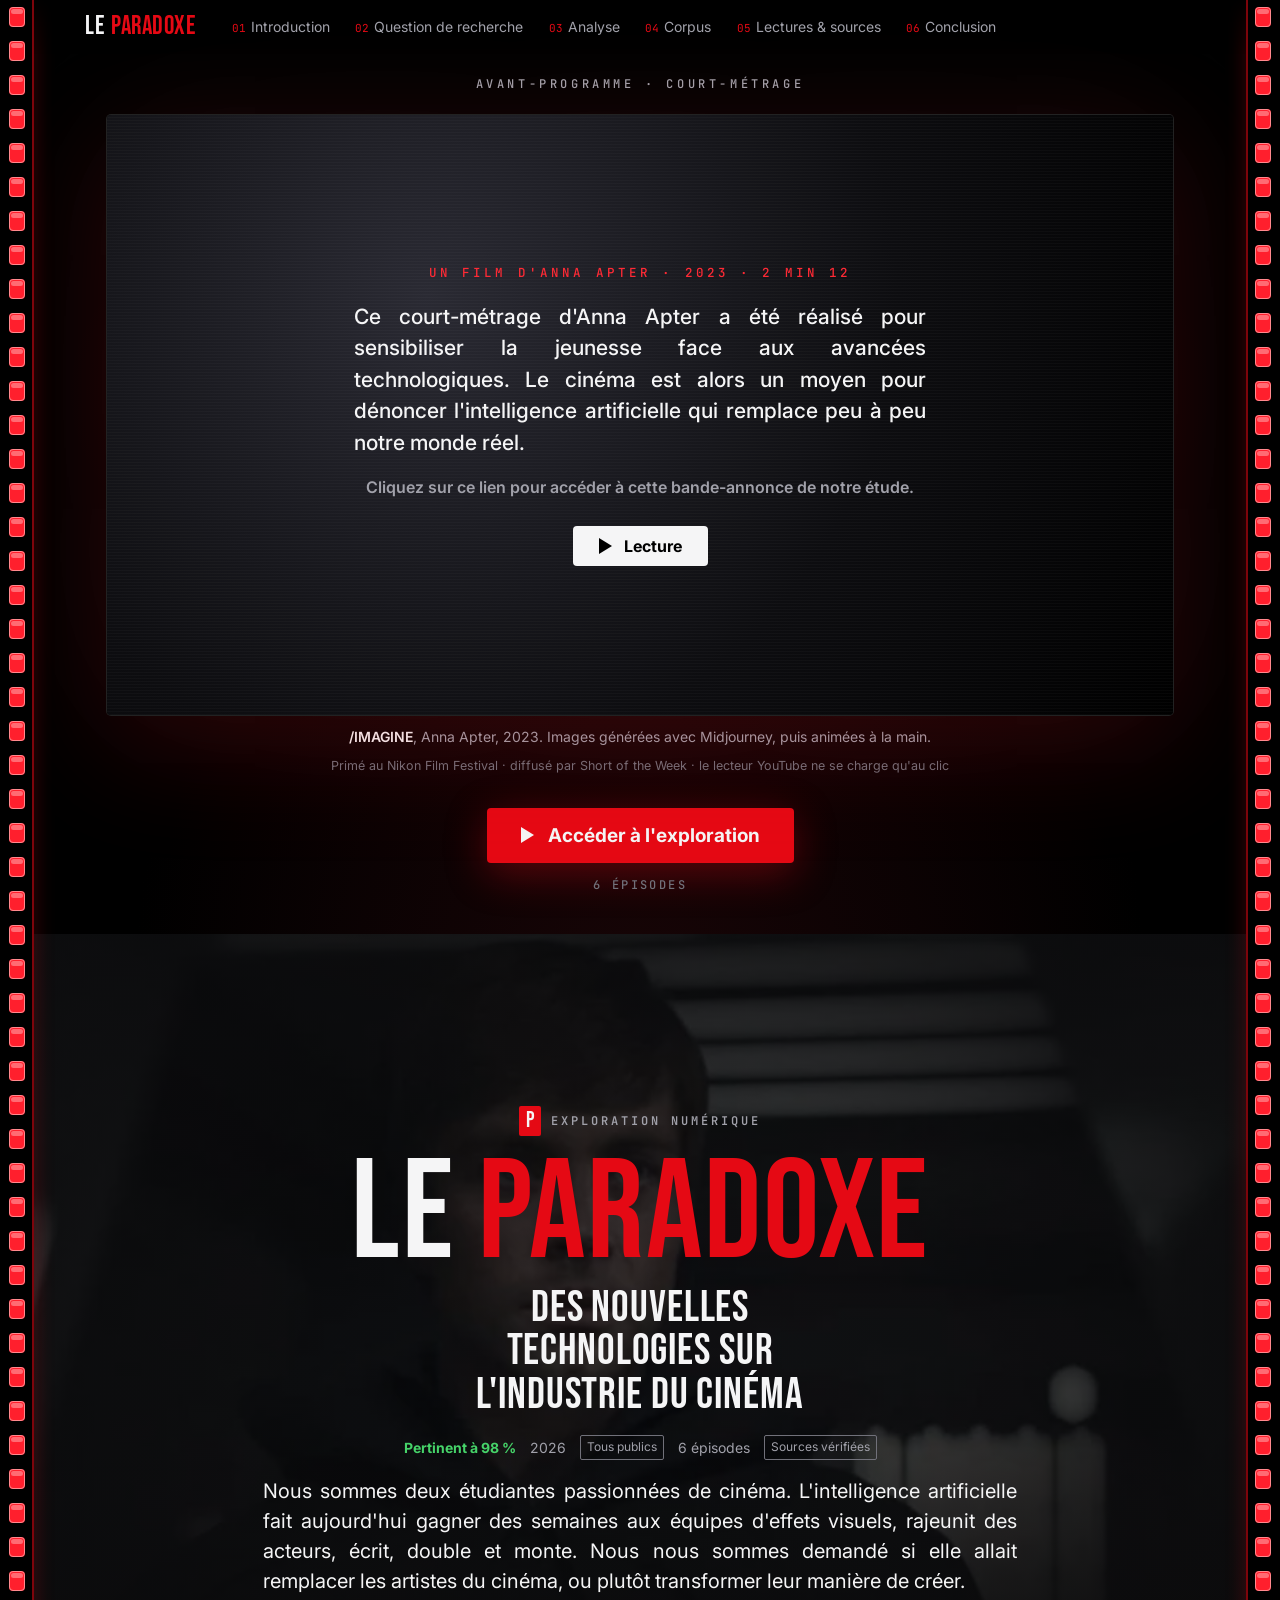
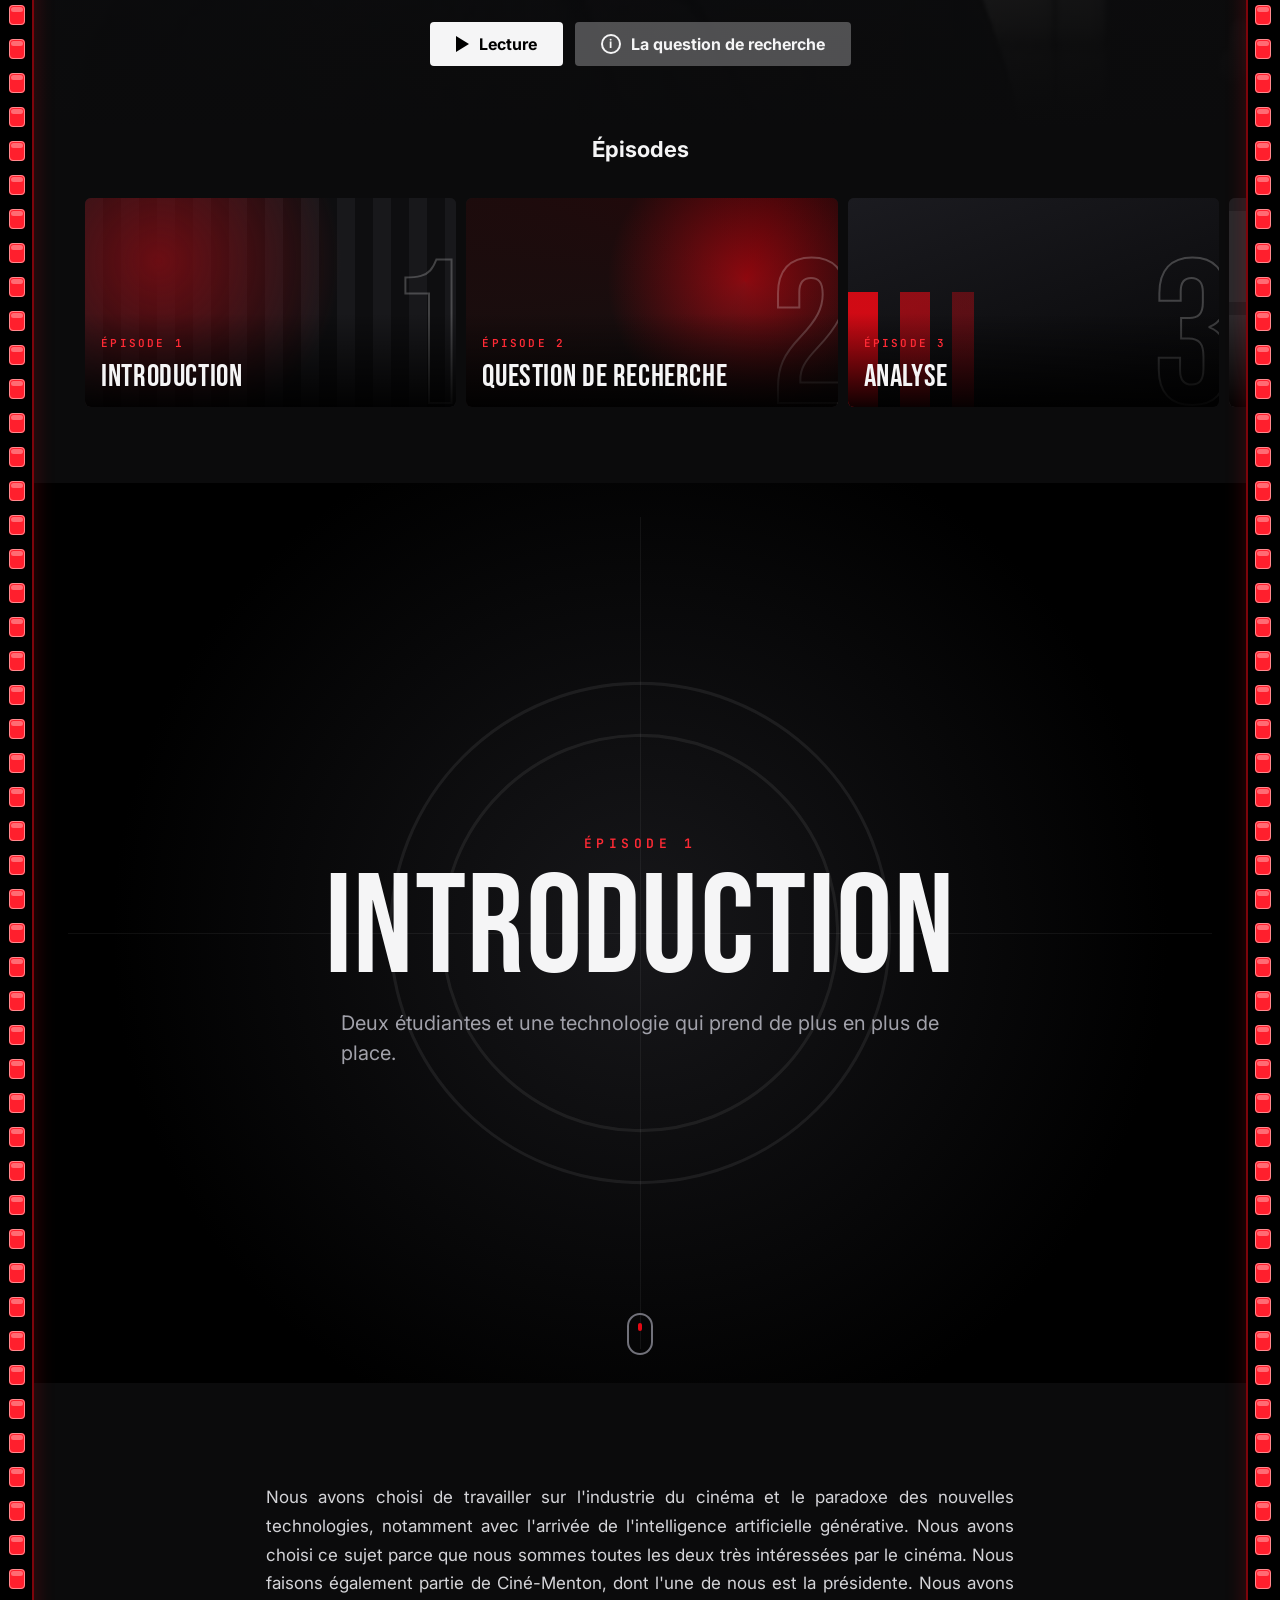
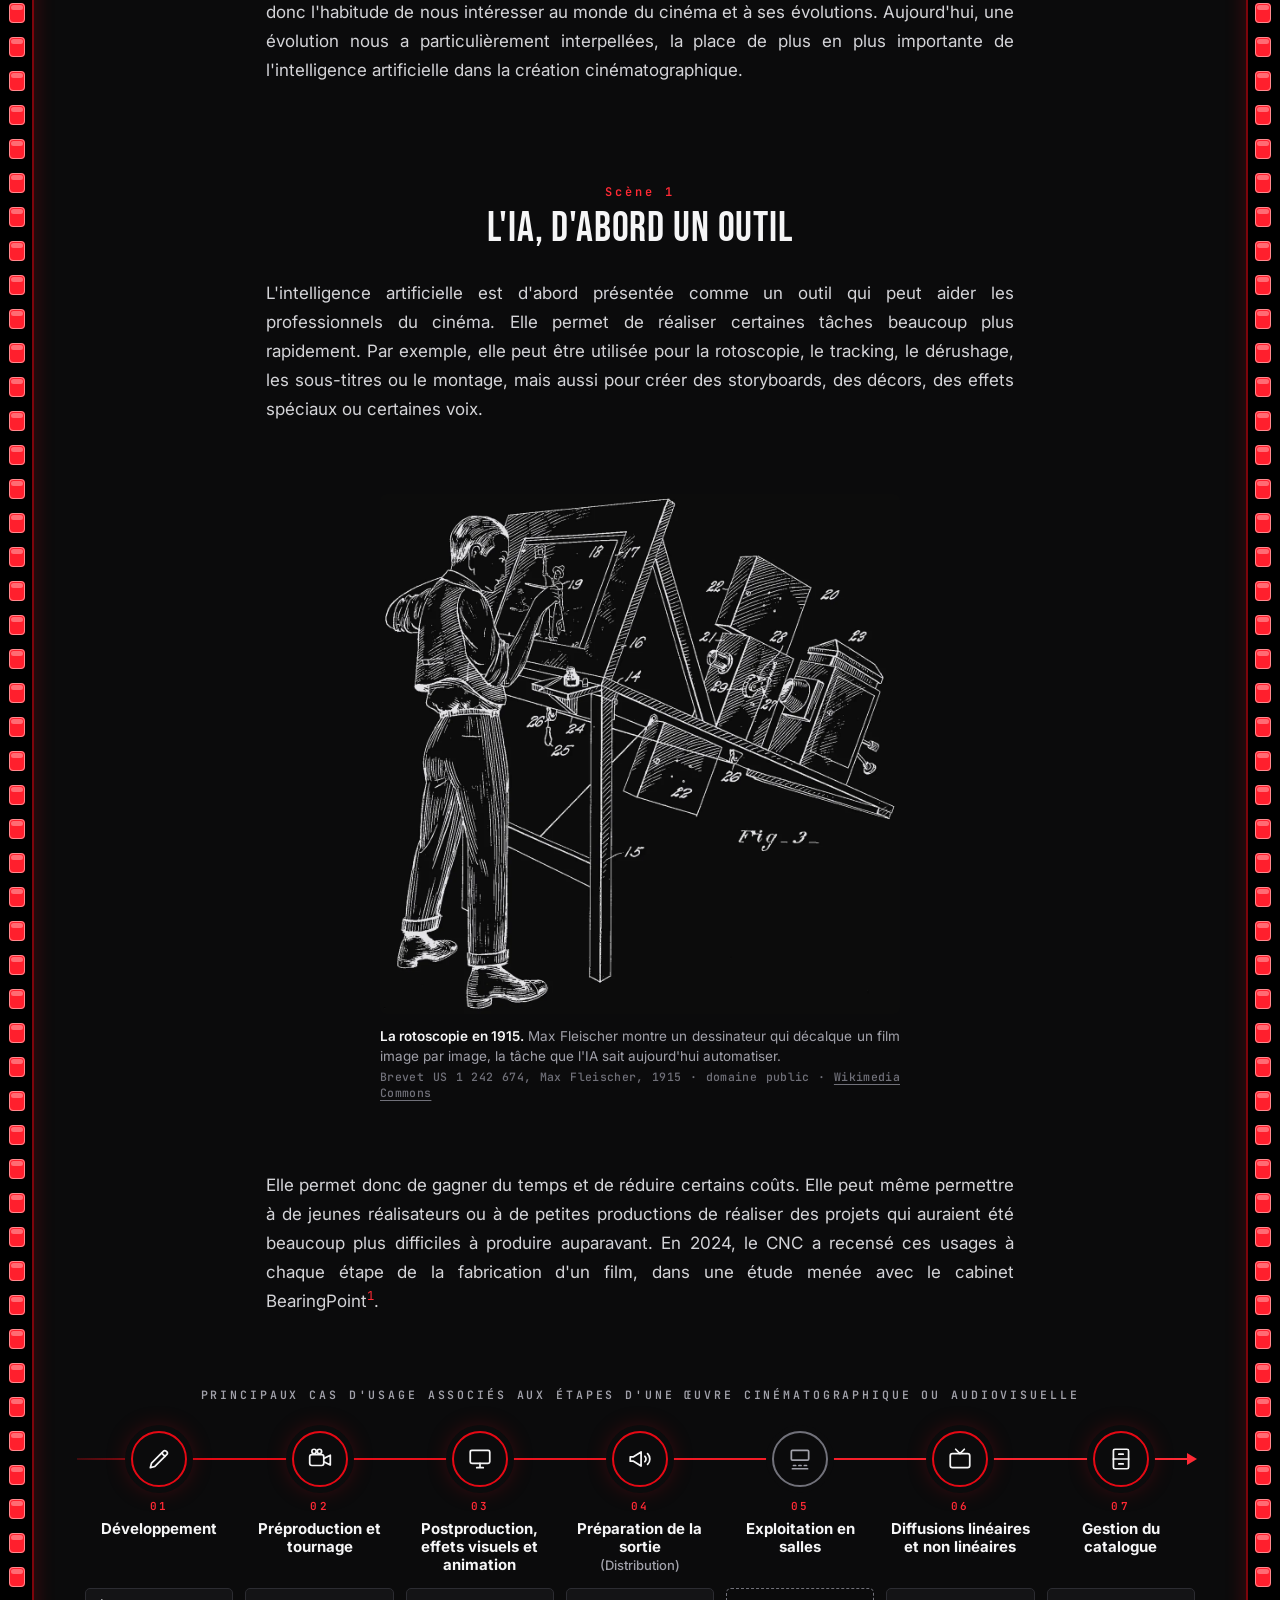
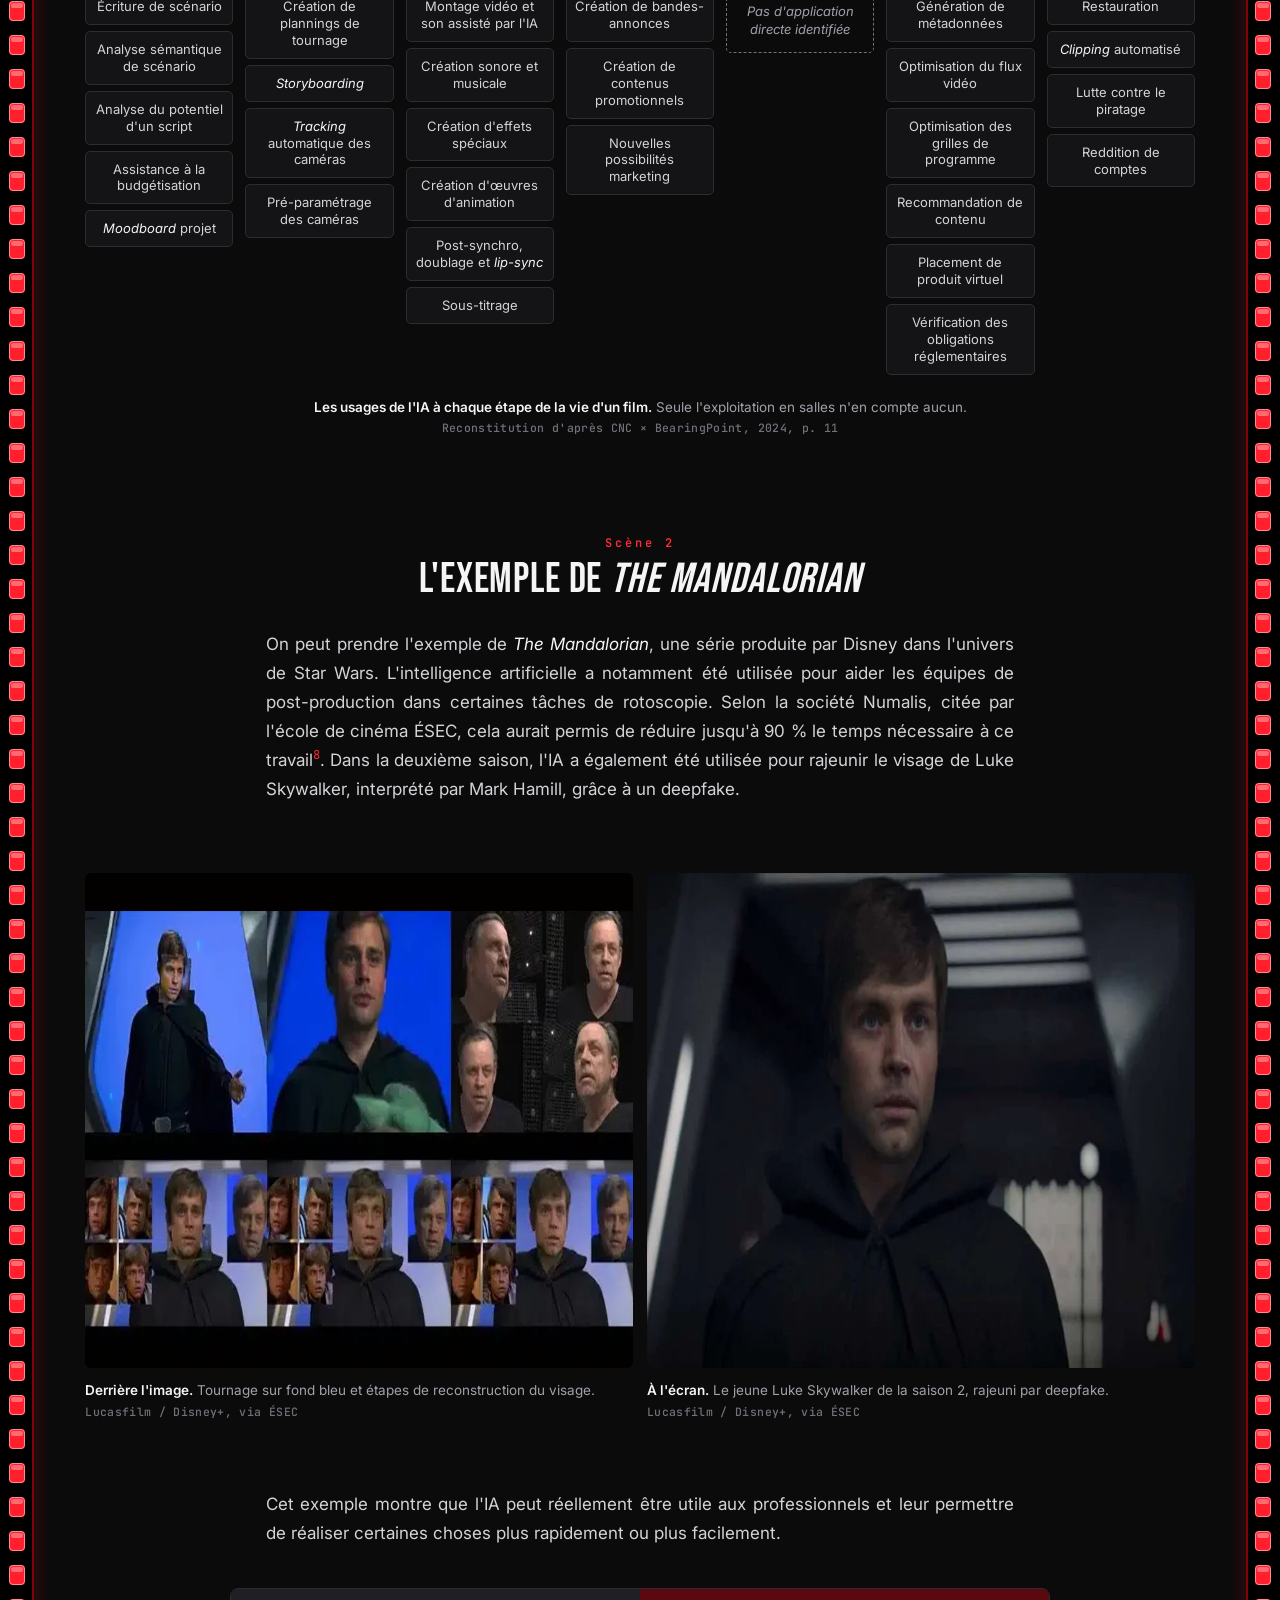
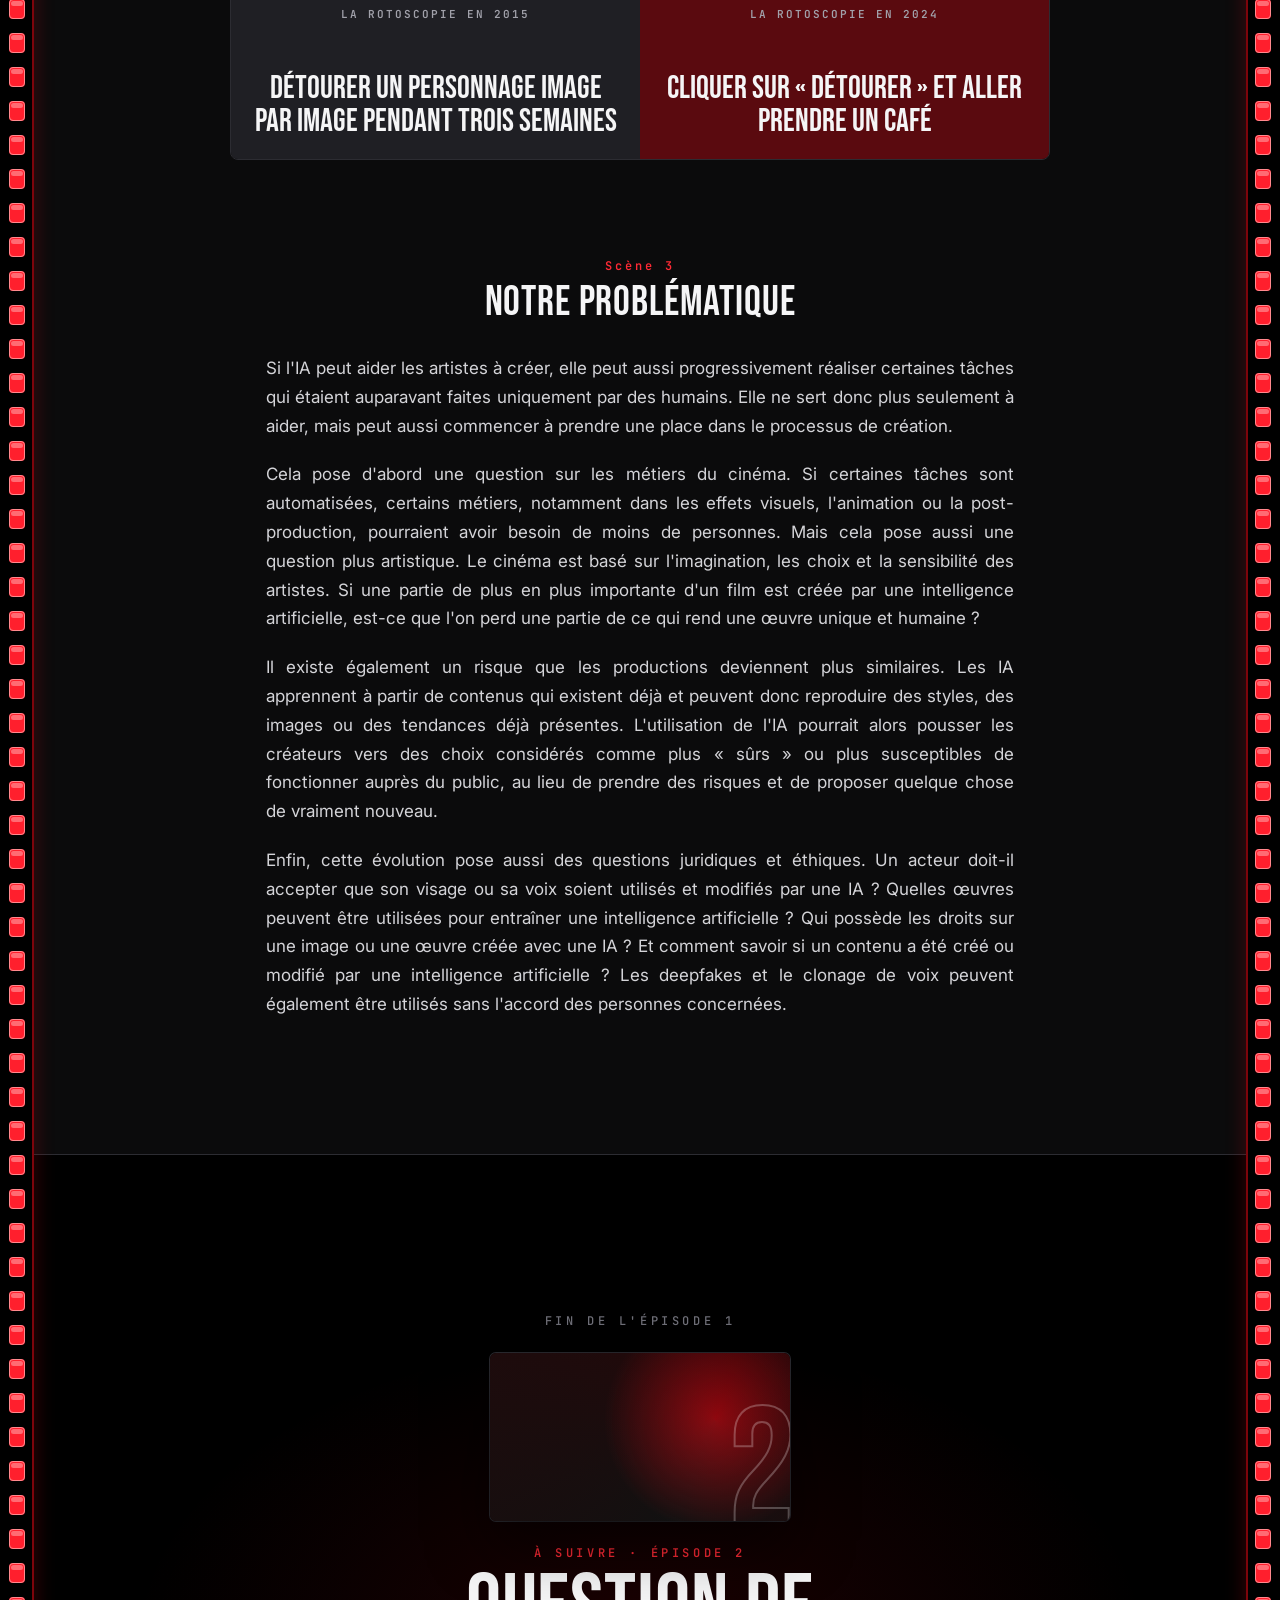
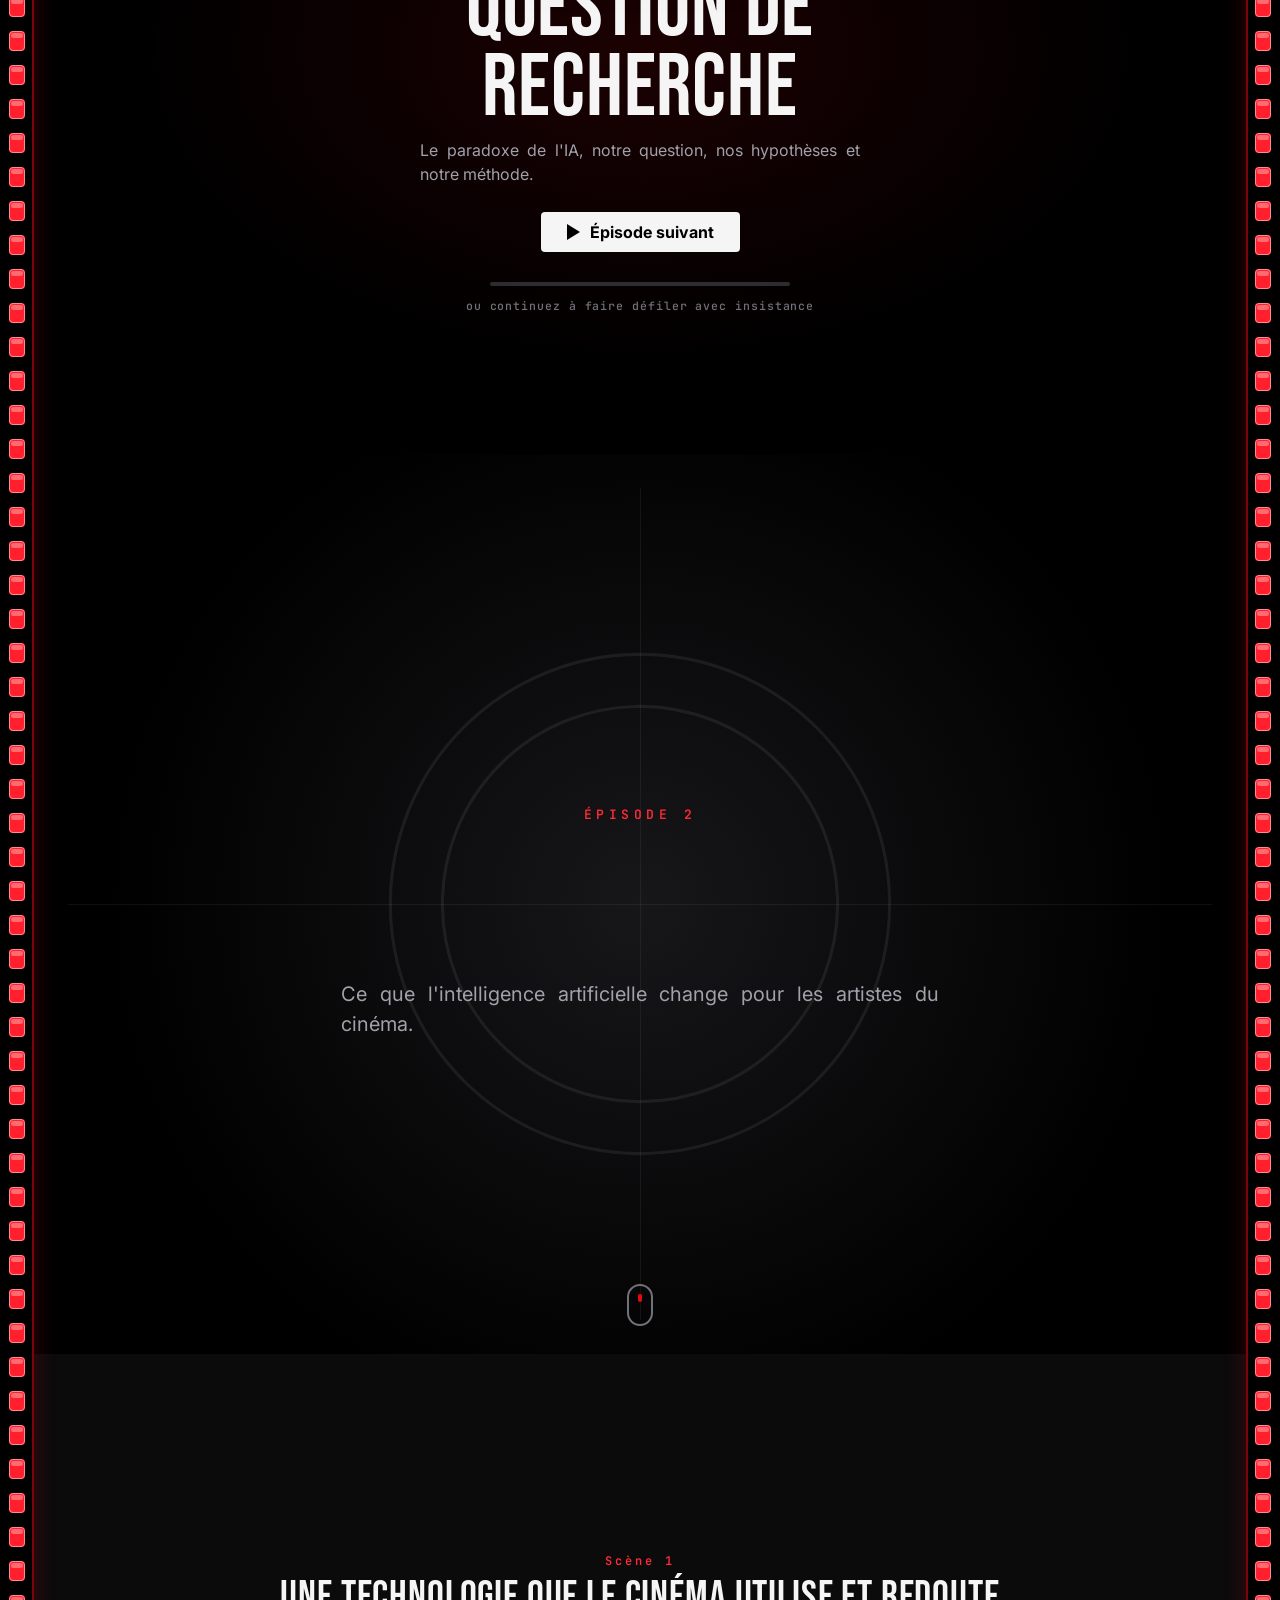
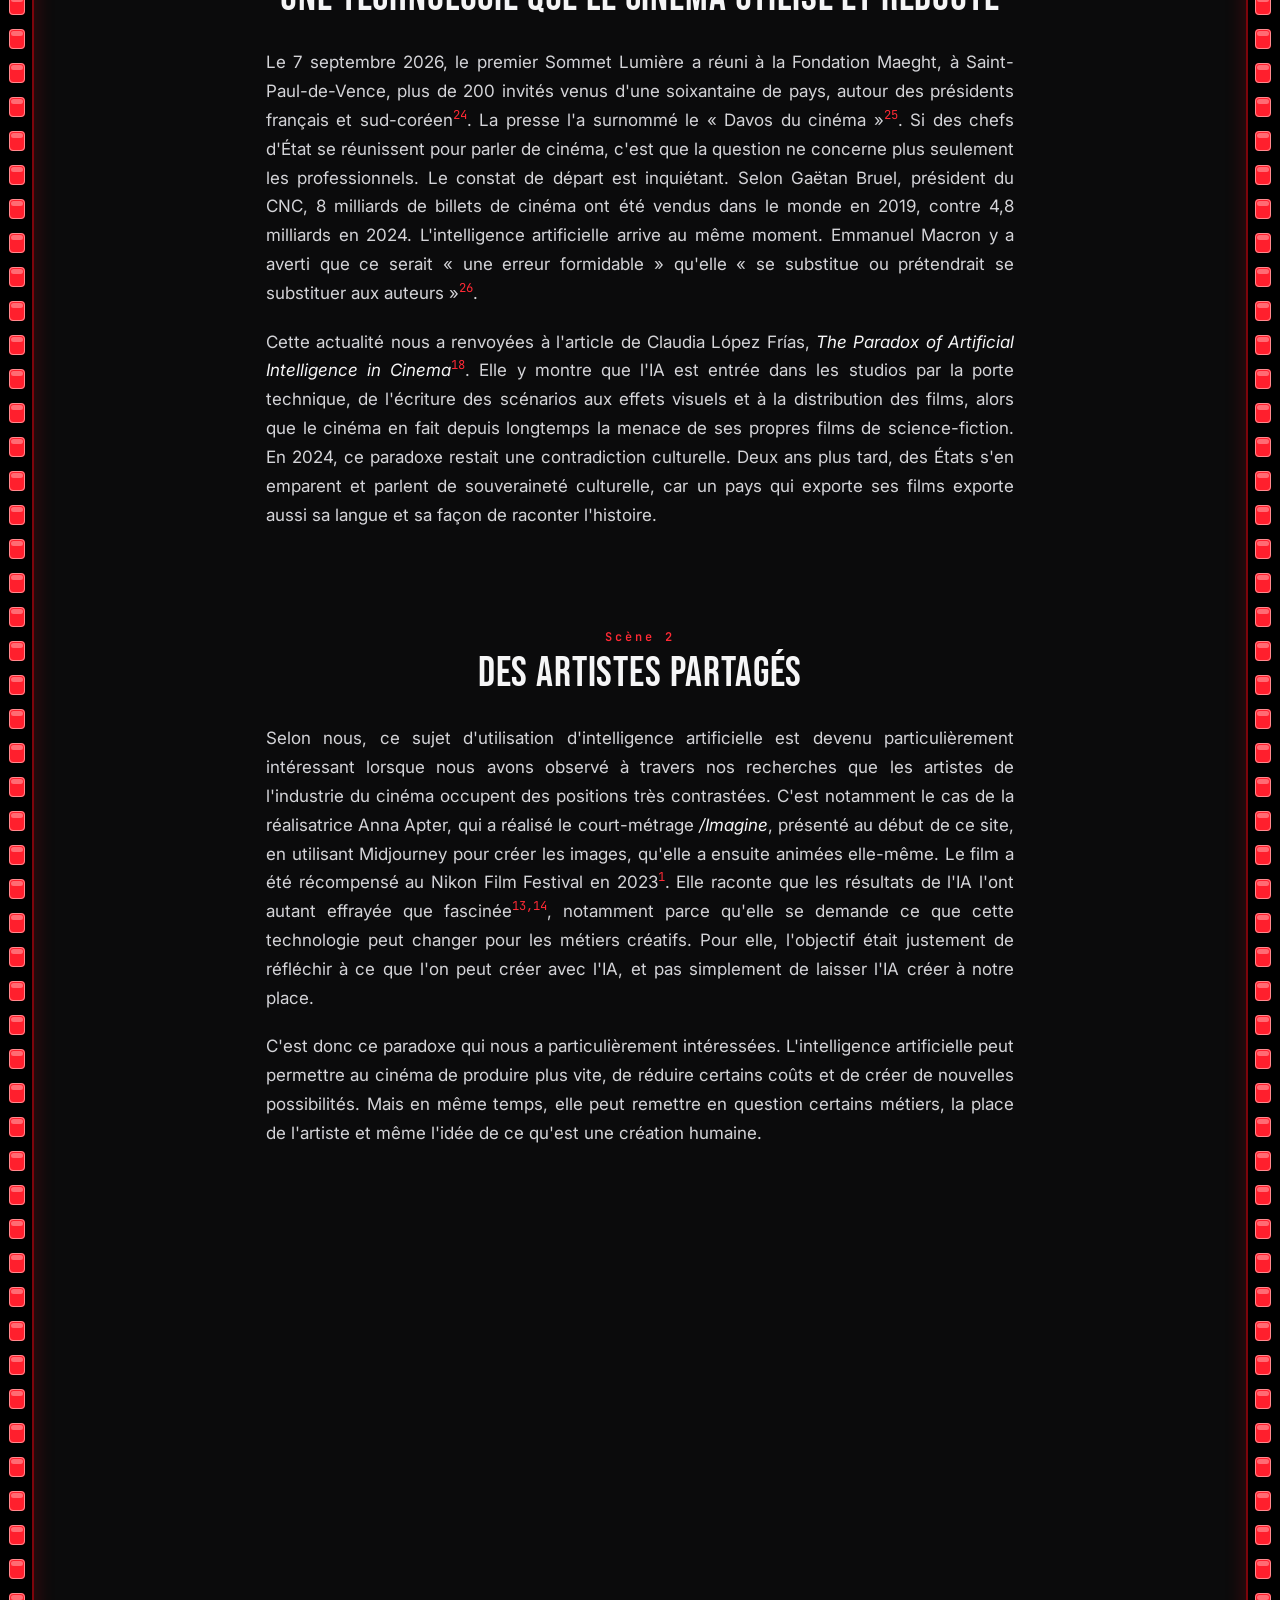
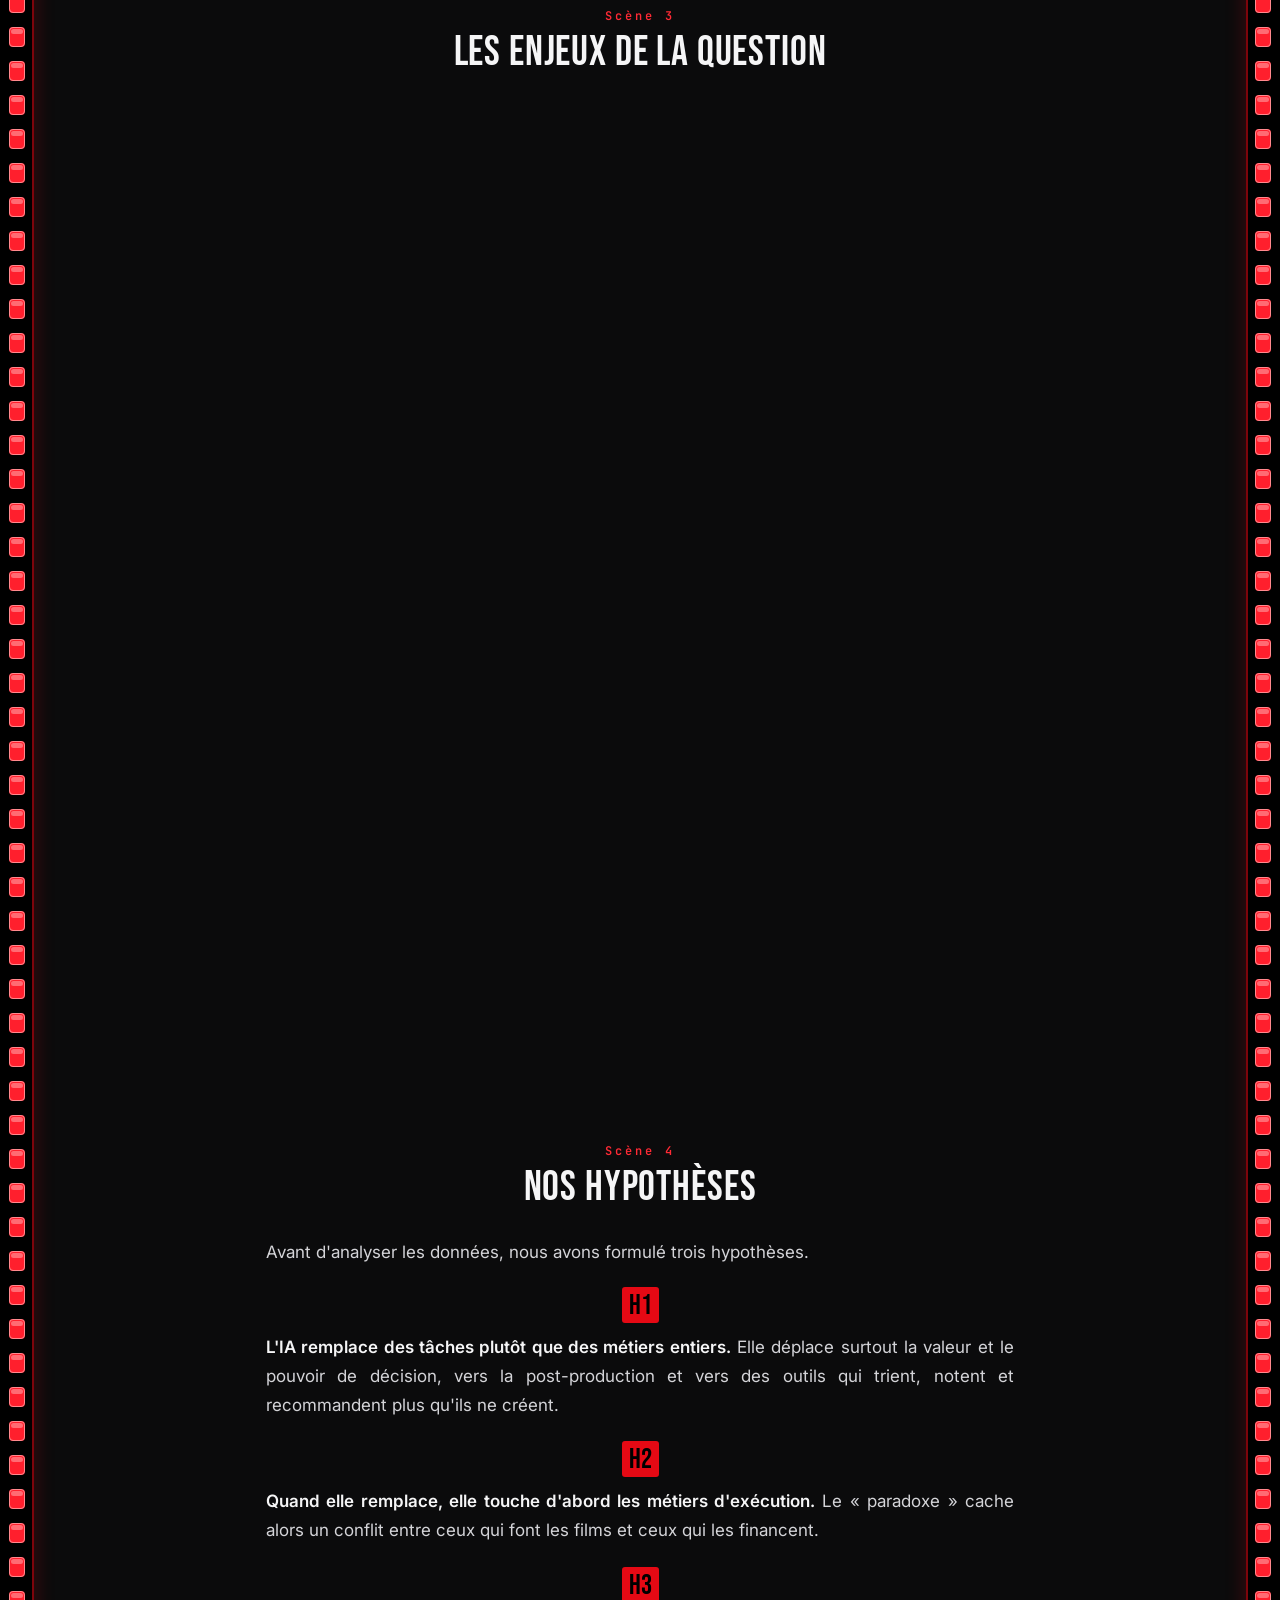
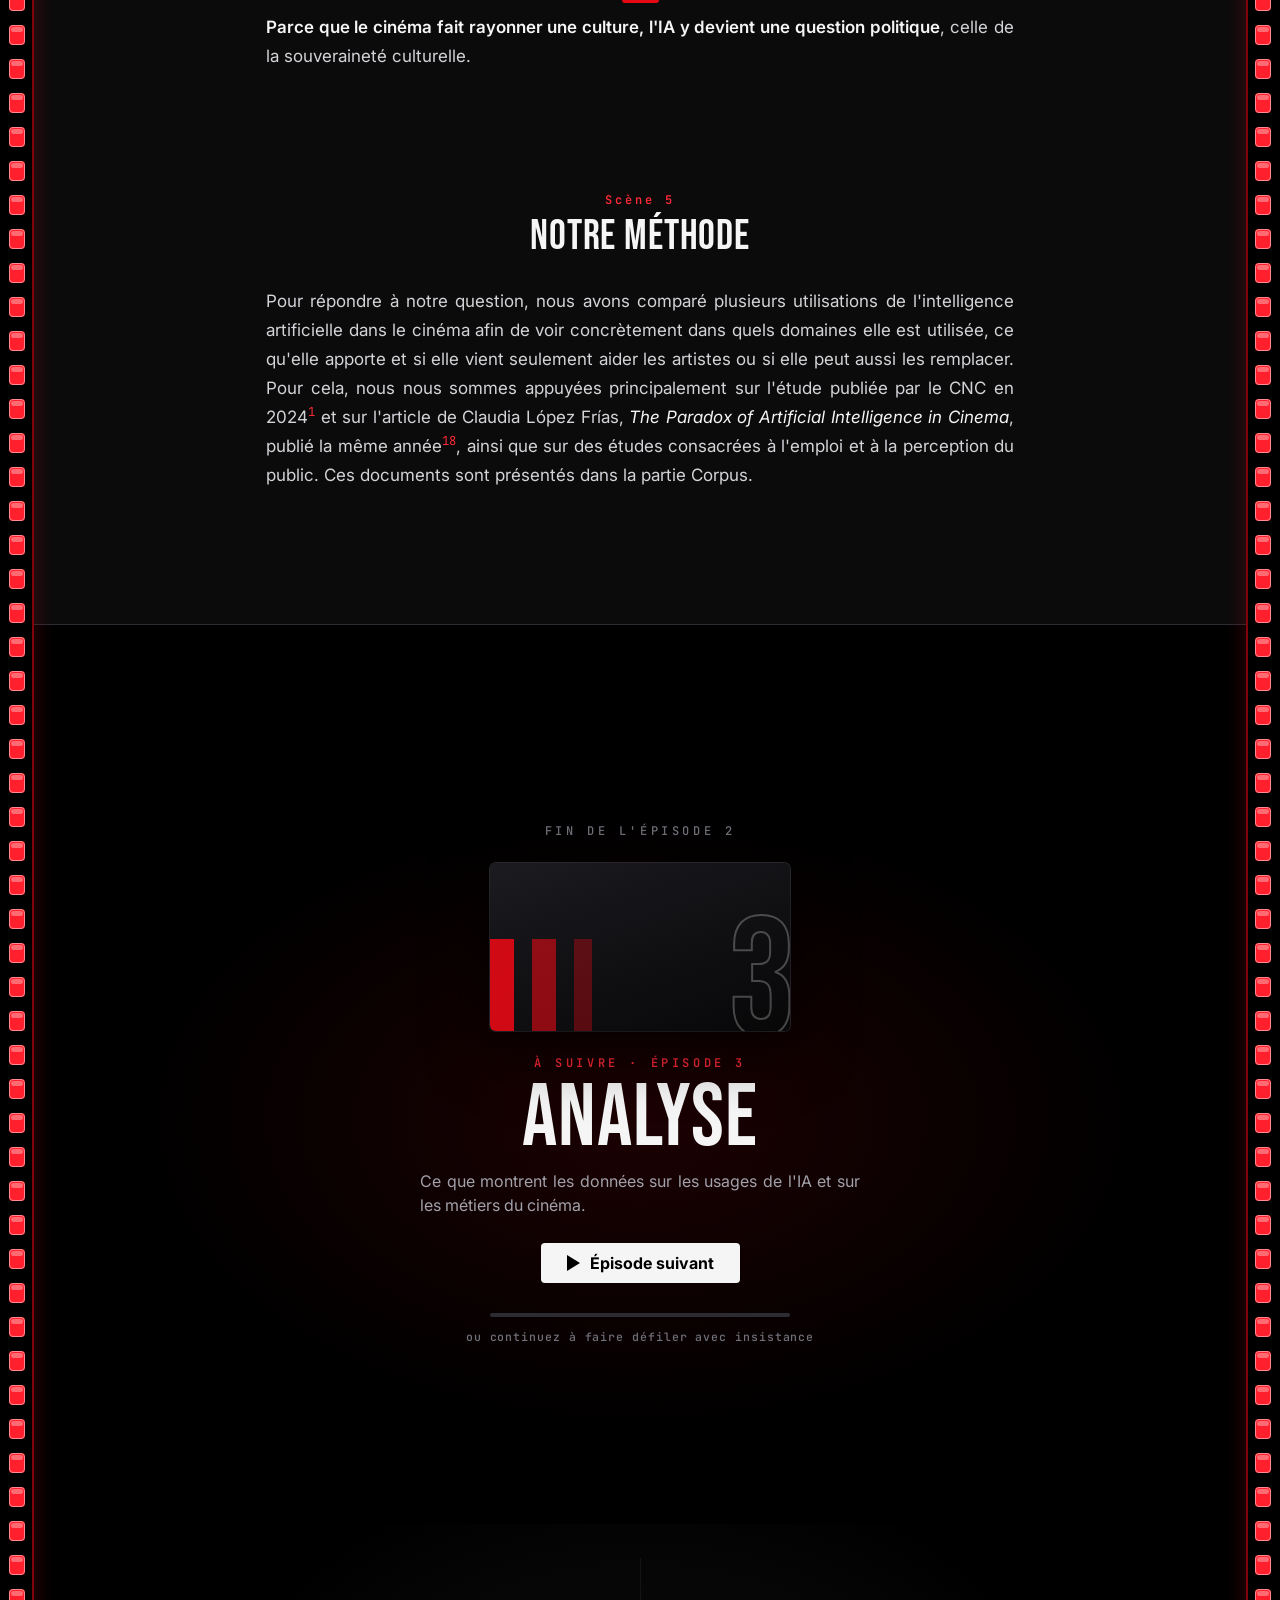
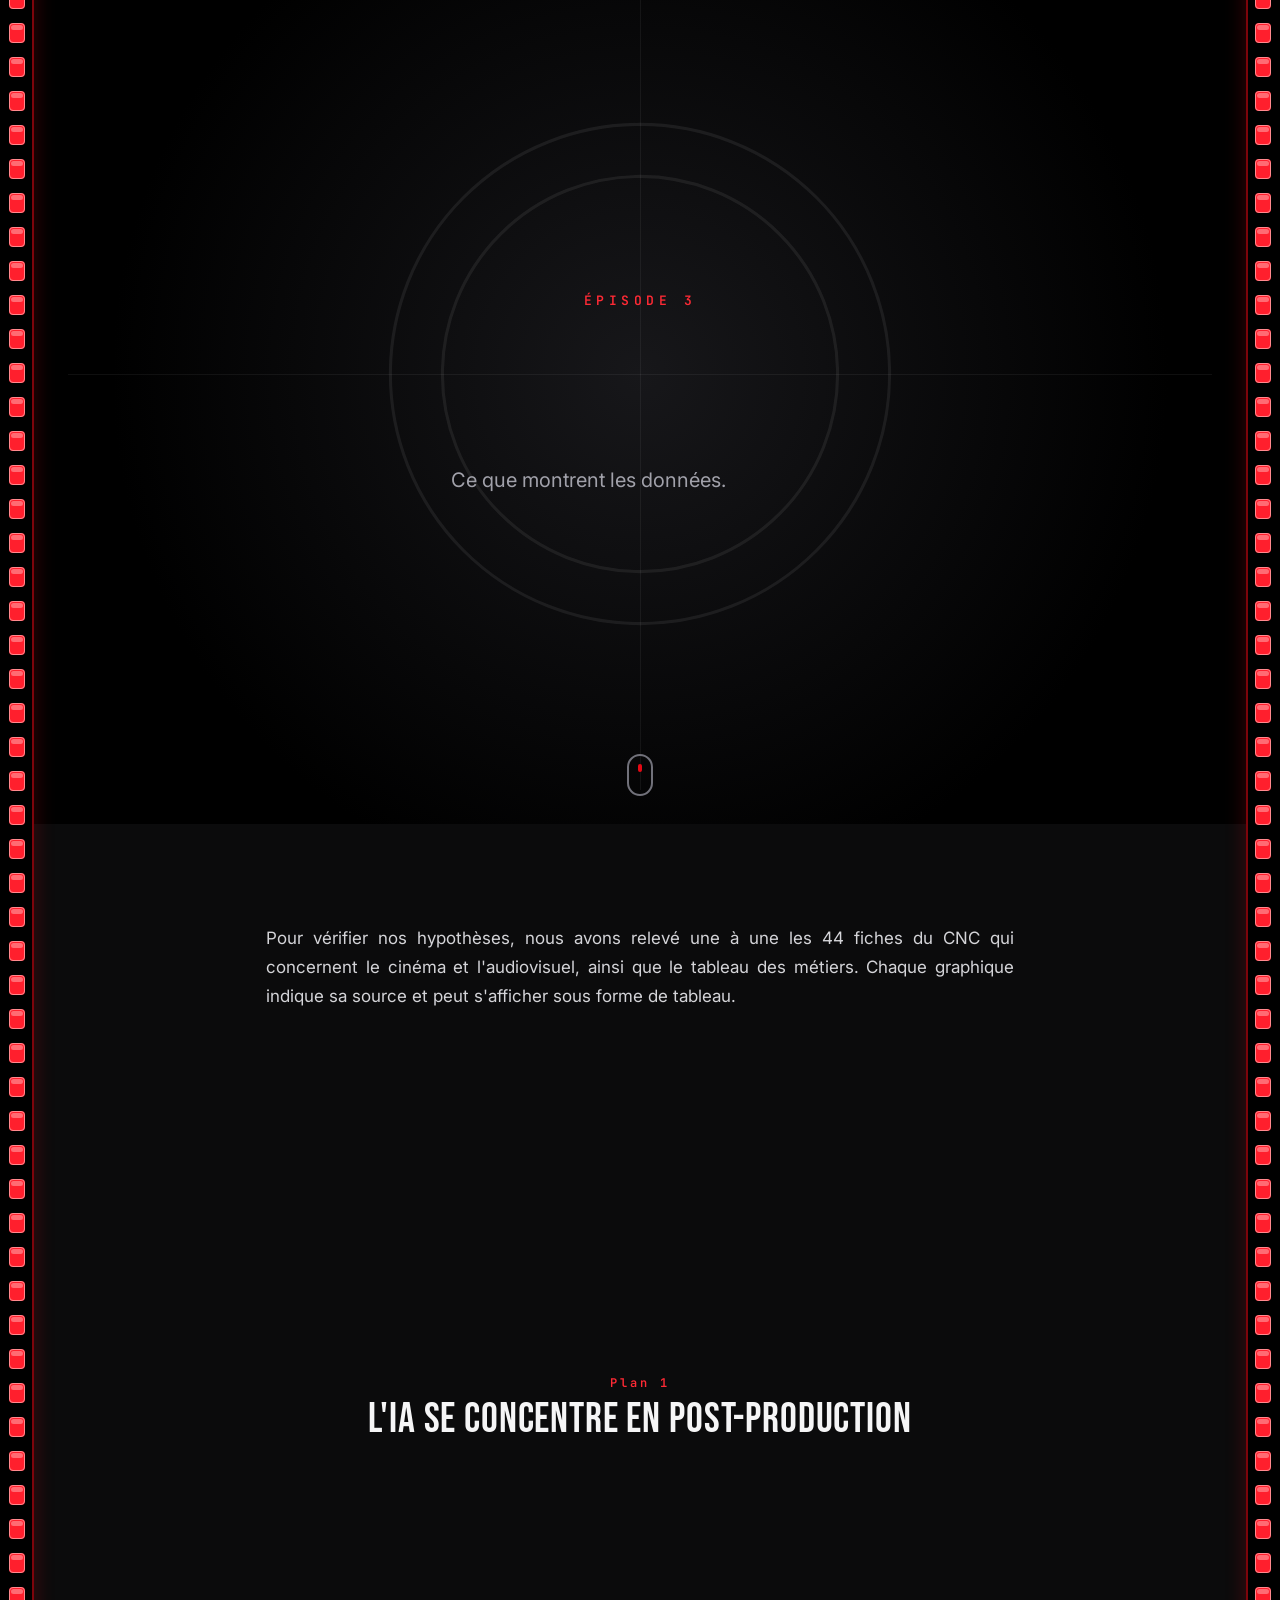
<file: exploration/index.html>
<!DOCTYPE html>
<html lang="fr">
<head>
<meta charset="utf-8">
<meta name="viewport" content="width=device-width, initial-scale=1">
<title>Le paradoxe des nouvelles technologies sur l'industrie du cinéma</title>
<meta name="description" content="Exploration numérique de Clémence Castillo sur le paradoxe des nouvelles technologies dans l'industrie du cinéma. L'intelligence artificielle va-t-elle remplacer les artistes du cinéma, ou plutôt transformer leur manière de créer ?">
<meta name="theme-color" content="#000000">
<meta property="og:title" content="Le paradoxe des nouvelles technologies sur l'industrie du cinéma">
<meta property="og:description" content="L'intelligence artificielle va-t-elle remplacer les artistes du cinéma, ou plutôt transformer leur manière de créer ? Une exploration en six épisodes.">
<meta property="og:image" content="img/esec-luke-2.webp">
<link rel="icon" href="data:image/svg+xml,%3Csvg xmlns='http://www.w3.org/2000/svg' viewBox='0 0 32 32'%3E%3Crect width='32' height='32' rx='4' fill='%23000'/%3E%3Cpath d='M9 5h4l6 22h-4z' fill='%23e50914'/%3E%3C/svg%3E">
<script>
  /* Avant le premier affichage : on masque tout de suite le générique s'il a déjà été vu
     dans cette session (ou si l'on arrive par un lien vers un épisode), pour éviter un flash. */
  try {
    var q = location.search, h = location.hash;
    if (!/[?&]intro=1/.test(q) && (sessionStorage.getItem('intro-vue') || (h && h !== '#projection')))
      document.documentElement.classList.add('sans-intro');
  } catch (e) {}
</script>
<link rel="preconnect" href="https://fonts.googleapis.com">
<link rel="preconnect" href="https://fonts.gstatic.com" crossorigin>
<link rel="stylesheet" href="https://fonts.googleapis.com/css2?family=Bebas+Neue&family=Inter:wght@400;500;600;700&family=JetBrains+Mono:wght@500;600&display=swap">
<link rel="stylesheet" href="css/site.css?v=42">
</head>
<body>

<!-- ===================================================================== -->
<!-- 0. Générique d'ouverture                                               -->
<!-- ===================================================================== -->
<div class="intro" id="intro" aria-hidden="true">
  <div class="intro__barres"><span></span><span></span><span></span><span></span></div>
  <p class="intro__titre">Le <b>paradoxe</b><span class="intro__sous">des nouvelles technologies sur l'industrie du cinéma</span><small>Une exploration numérique</small></p>
  <button type="button" class="intro__passer" id="intro-passer">Passer ▸</button>
</div>

<!-- ===================================================================== -->
<!-- Barre du haut                                                          -->
<!-- ===================================================================== -->
<header class="barre" id="barre">
  <a class="logo" href="#projection" aria-label="Retour au début"><span>Le</span> paradoxe</a>
  <nav aria-label="Épisodes">
    <a href="#ep1"><span class="num">01</span><span class="txt">Introduction</span></a>
    <a href="#ep2"><span class="num">02</span><span class="txt">Question de recherche</span></a>
    <a href="#ep3"><span class="num">03</span><span class="txt">Analyse</span></a>
    <a href="#ep4"><span class="num">04</span><span class="txt">Corpus</span></a>
    <a href="#ep5"><span class="num">05</span><span class="txt">Lectures &amp; sources</span></a>
    <a href="#ep6"><span class="num">06</span><span class="txt">Conclusion</span></a>
  </nav>
  <span class="progression" id="progression" aria-hidden="true"></span>
</header>

<main>

<!-- ===================================================================== -->
<!-- 1. Salle de projection                                                 -->
<!-- ===================================================================== -->
<section class="projection" id="projection" aria-label="Court-métrage d'ouverture">
  <p class="projection__sur">Avant-programme · Court-métrage</p>

  <div class="ecran" id="ecran">
    <button type="button" class="affiche" id="affiche" data-video="An2eWzRvTFE" data-debut="0"
            aria-label="Lancer le court-métrage d'Anna Apter, bande-annonce de notre étude (lecteur YouTube)">
      <span class="affiche__texte" data-compte>
        <span class="affiche__meta">Un film d'Anna Apter · 2023 · 2 min 12</span>
        <span class="affiche__intro">Ce court-métrage d'Anna Apter a été réalisé pour sensibiliser la jeunesse face aux avancées technologiques. Le cinéma est alors un moyen pour dénoncer l'intelligence artificielle qui remplace peu à peu notre monde réel.</span>
        <span class="affiche__appel">Cliquez sur ce lien pour accéder à cette bande-annonce de notre étude.</span>
      </span>
      <span class="affiche__lecture"><span class="triangle" aria-hidden="true"></span>Lecture</span>
    </button>
  </div>

  <p class="ecran__legende">
    <span><strong>/IMAGINE</strong>, Anna Apter, 2023. Images générées avec Midjourney, puis animées à la main.</span>
    <span class="note">Primé au Nikon Film Festival · diffusé par Short of the Week · le lecteur YouTube ne se charge qu'au clic</span>
  </p>

  <a class="entrer" href="#catalogue"><span class="triangle" aria-hidden="true"></span>Accéder à l'exploration</a>
  <p class="entrer__sous">6 épisodes</p>
</section>

<!-- ===================================================================== -->
<!-- 2. Catalogue                                                           -->
<!-- ===================================================================== -->
<section id="catalogue" aria-label="Présentation">
  <div class="billboard">
    <div class="billboard__fond" aria-hidden="true"></div>
    <div class="billboard__contenu apparait" data-compte>
      <span class="badge"><span class="n" aria-hidden="true">P</span>Exploration numérique</span>
      <h1><span class="h1__grand">Le <b>paradoxe</b></span><span class="h1__sous">des nouvelles technologies sur l'industrie du cinéma</span></h1>
      <div class="meta-ligne">
        <span class="vert">Pertinent à 98 %</span><span>2026</span><span class="cadre">Tous publics</span><span>6 épisodes</span><span class="cadre">Sources vérifiées</span>
      </div>
      <p class="synopsis">Nous sommes deux étudiantes passionnées de cinéma. L'intelligence artificielle fait aujourd'hui gagner des semaines aux équipes d'effets visuels, rajeunit des acteurs, écrit, double et monte. Nous nous sommes demandé si elle allait remplacer les artistes du cinéma, ou plutôt transformer leur manière de créer.</p>
      <div class="boutons">
        <a class="btn btn--blanc" href="#ep1"><span class="triangle" aria-hidden="true"></span>Lecture</a>
        <a class="btn btn--gris" href="#ep2"><span class="i" aria-hidden="true">i</span>La question de recherche</a>
      </div>
    </div>
  </div>

  <div class="rangee">
    <h2>Épisodes</h2>
    <div class="rangee__piste">
      <a class="carte" href="#ep1">
        <span class="carte__art art-1" aria-hidden="true"></span><span class="carte__num" aria-hidden="true">1</span>
        <span class="carte__txt"><span class="carte__ep">Épisode 1</span><span class="carte__titre">Introduction</span>
          <span class="carte__resume">Pourquoi nous avons choisi ce sujet, et ce que l'IA change déjà dans le cinéma.</span></span>
      </a>
      <a class="carte" href="#ep2">
        <span class="carte__art art-2" aria-hidden="true"></span><span class="carte__num" aria-hidden="true">2</span>
        <span class="carte__txt"><span class="carte__ep">Épisode 2</span><span class="carte__titre">Question de recherche</span>
          <span class="carte__resume">Le paradoxe de l'IA, notre question, nos hypothèses et notre méthode.</span></span>
      </a>
      <a class="carte" href="#ep3">
        <span class="carte__art art-4" aria-hidden="true"></span><span class="carte__num" aria-hidden="true">3</span>
        <span class="carte__txt"><span class="carte__ep">Épisode 3</span><span class="carte__titre">Analyse</span>
          <span class="carte__resume">Ce que montrent les données sur les usages de l'IA et sur les métiers du cinéma.</span></span>
      </a>
      <a class="carte" href="#ep4">
        <span class="carte__art art-6" aria-hidden="true"></span><span class="carte__num" aria-hidden="true">4</span>
        <span class="carte__txt"><span class="carte__ep">Épisode 4</span><span class="carte__titre">Corpus</span>
          <span class="carte__resume">Les études et les œuvres sur lesquelles nous nous appuyons.</span></span>
      </a>
      <a class="carte" href="#ep5">
        <span class="carte__art art-3" aria-hidden="true"></span><span class="carte__num" aria-hidden="true">5</span>
        <span class="carte__txt"><span class="carte__ep">Épisode 5</span><span class="carte__titre">Lectures &amp; sources</span>
          <span class="carte__resume">Ce qu'en disent les institutions, les chercheurs et les professionnels.</span></span>
      </a>
      <a class="carte" href="#ep6">
        <span class="carte__art art-2" aria-hidden="true"></span><span class="carte__num" aria-hidden="true">6</span>
        <span class="carte__txt"><span class="carte__ep">Épisode 6</span><span class="carte__titre">Conclusion</span>
          <span class="carte__resume">Nos réponses aux hypothèses et à la question de recherche.</span></span>
      </a>
    </div>
  </div>
</section>

<!-- ===================================================================== -->
<!-- ÉPISODE 1 — Introduction                                              -->
<!-- ===================================================================== -->
<article class="episode" id="ep1" aria-labelledby="ep1-titre">
  <header class="carton">
    <div class="amorce" aria-hidden="true"><svg viewBox="0 0 100 100"><circle class="cercle" cx="50" cy="50" r="48"/><circle class="cercle" cx="50" cy="50" r="38"/><circle class="balai" cx="50" cy="50" r="25"/></svg></div>
    <div class="carton__contenu" data-compte>
      <p class="carton__ep">Épisode 1</p>
      <h2 id="ep1-titre">Introduction</h2>
      <p class="carton__accroche">Deux étudiantes et une technologie qui prend de plus en plus de place.</p>
    </div>
    <span class="defiler" aria-hidden="true"></span>
  </header>

  <div class="corps">
    <div class="prose" data-compte>
      <p>Nous avons choisi de travailler sur l'industrie du cinéma et le paradoxe des nouvelles technologies, notamment avec l'arrivée de l'intelligence artificielle générative. Nous avons choisi ce sujet parce que nous sommes toutes les deux très intéressées par le cinéma. Nous faisons également partie de Ciné-Menton, dont l'une de nous est la présidente. Nous avons donc l'habitude de nous intéresser au monde du cinéma et à ses évolutions. Aujourd'hui, une évolution nous a particulièrement interpellées, la place de plus en plus importante de l'intelligence artificielle dans la création cinématographique.</p>

      <h3><span class="sc">Scène 1</span>L'IA, d'abord un outil</h3>
      <p>L'intelligence artificielle est d'abord présentée comme un outil qui peut aider les professionnels du cinéma. Elle permet de réaliser certaines tâches beaucoup plus rapidement. Par exemple, elle peut être utilisée pour la rotoscopie, le tracking, le dérushage, les sous-titres ou le montage, mais aussi pour créer des storyboards, des décors, des effets spéciaux ou certaines voix.</p>
    </div>

    <figure class="figure figure--sombre photo photo--etroite large apparait">
      <img class="zoomable" src="img/rotoscope-brevet.webp" width="1200" height="1200" loading="lazy"
           alt="Dessin de brevet de 1915. Un dessinateur, debout devant un pupitre incliné, décalque l'image d'un film projeté par un appareil placé derrière lui. Lignes blanches sur fond noir.">
      <figcaption data-compte><b>La rotoscopie en 1915.</b> Max Fleischer montre un dessinateur qui décalque un film image par image, la tâche que l'IA sait aujourd'hui automatiser.
        <span class="credit">Brevet US 1 242 674, Max Fleischer, 1915 · domaine public · <a href="https://commons.wikimedia.org/wiki/File:US_patent_1242674_figure_3.png" target="_blank" rel="noopener">Wikimedia Commons</a></span></figcaption>
    </figure>

    <div class="prose" data-compte>
      <p>Elle permet donc de gagner du temps et de réduire certains coûts. Elle peut même permettre à de jeunes réalisateurs ou à de petites productions de réaliser des projets qui auraient été beaucoup plus difficiles à produire auparavant. En 2024, le CNC a recensé ces usages à chaque étape de la fabrication d'un film, dans une étude menée avec le cabinet BearingPoint<a class="appel" href="#ref-1">1</a>.</p>
    </div>

    <figure class="chaine large apparait">
      <p class="chaine__sur">Principaux cas d'usage associés aux étapes d'une œuvre cinématographique ou audiovisuelle</p>
      <ol class="chaine__etapes" id="g-chaine" aria-label="Les sept étapes de la vie d'un film et les usages de l'IA à chacune"></ol>
      <figcaption data-compte><b>Les usages de l'IA à chaque étape de la vie d'un film.</b> Seule l'exploitation en salles n'en compte aucun.
        <span class="credit">Reconstitution d'après CNC × BearingPoint, 2024, p. 11</span></figcaption>
    </figure>

    <div class="prose" data-compte>
      <h3><span class="sc">Scène 2</span>L'exemple de <em>The Mandalorian</em></h3>
      <p>On peut prendre l'exemple de <em>The Mandalorian</em>, une série produite par Disney dans l'univers de Star Wars. L'intelligence artificielle a notamment été utilisée pour aider les équipes de post-production dans certaines tâches de rotoscopie. Selon la société Numalis, citée par l'école de cinéma ÉSEC, cela aurait permis de réduire jusqu'à 90 % le temps nécessaire à ce travail<a class="appel" href="#ref-8">8</a>. Dans la deuxième saison, l'IA a également été utilisée pour rajeunir le visage de Luke Skywalker, interprété par Mark Hamill, grâce à un deepfake.</p>
    </div>

    <div class="duo large apparait">
      <figure class="figure figure--sombre">
        <img class="zoomable" src="img/esec-luke-1.webp" width="880" height="495" loading="lazy"
             alt="Planche de making-of. Luke Skywalker tourné sur fond bleu, puis plusieurs étapes de reconstruction de son visage rajeuni.">
        <figcaption data-compte><b>Derrière l'image.</b> Tournage sur fond bleu et étapes de reconstruction du visage.
          <span class="credit">Lucasfilm / Disney+, via ÉSEC</span></figcaption>
      </figure>
      <figure class="figure figure--sombre">
        <img class="zoomable" src="img/esec-luke-2.webp" width="880" height="495" loading="lazy"
             alt="Luke Skywalker jeune, capuche noire, dans un couloir de vaisseau, tel qu'il apparaît à l'écran dans The Mandalorian.">
        <figcaption data-compte><b>À l'écran.</b> Le jeune Luke Skywalker de la saison 2, rajeuni par deepfake.
          <span class="credit">Lucasfilm / Disney+, via ÉSEC</span></figcaption>
      </figure>
    </div>

    <div class="prose" data-compte>
      <p>Cet exemple montre que l'IA peut réellement être utile aux professionnels et leur permettre de réaliser certaines choses plus rapidement ou plus facilement.</p>
    </div>

    <div class="meme apparait" role="img" aria-label="Mème en deux cases. À gauche, la rotoscopie en 2015, détourer un personnage image par image pendant trois semaines. À droite, la rotoscopie en 2024, cliquer sur détourer et aller prendre un café.">
      <div class="gauche" data-compte><small>La rotoscopie en 2015</small><p>Détourer un personnage image par image pendant trois semaines</p></div>
      <div class="droite" data-compte><small>La rotoscopie en 2024</small><p>Cliquer sur «&nbsp;détourer&nbsp;» et aller prendre un café</p></div>
    </div>

    <div class="prose" data-compte>
      <h3><span class="sc">Scène 3</span>Notre problématique</h3>
      <p>Si l'IA peut aider les artistes à créer, elle peut aussi progressivement réaliser certaines tâches qui étaient auparavant faites uniquement par des humains. Elle ne sert donc plus seulement à aider, mais peut aussi commencer à prendre une place dans le processus de création.</p>
      <p>Cela pose d'abord une question sur les métiers du cinéma. Si certaines tâches sont automatisées, certains métiers, notamment dans les effets visuels, l'animation ou la post-production, pourraient avoir besoin de moins de personnes. Mais cela pose aussi une question plus artistique. Le cinéma est basé sur l'imagination, les choix et la sensibilité des artistes. Si une partie de plus en plus importante d'un film est créée par une intelligence artificielle, est-ce que l'on perd une partie de ce qui rend une œuvre unique et humaine&nbsp;?</p>
      <p>Il existe également un risque que les productions deviennent plus similaires. Les IA apprennent à partir de contenus qui existent déjà et peuvent donc reproduire des styles, des images ou des tendances déjà présentes. L'utilisation de l'IA pourrait alors pousser les créateurs vers des choix considérés comme plus «&nbsp;sûrs&nbsp;» ou plus susceptibles de fonctionner auprès du public, au lieu de prendre des risques et de proposer quelque chose de vraiment nouveau.</p>
      <p>Enfin, cette évolution pose aussi des questions juridiques et éthiques. Un acteur doit-il accepter que son visage ou sa voix soient utilisés et modifiés par une IA&nbsp;? Quelles œuvres peuvent être utilisées pour entraîner une intelligence artificielle&nbsp;? Qui possède les droits sur une image ou une œuvre créée avec une IA&nbsp;? Et comment savoir si un contenu a été créé ou modifié par une intelligence artificielle&nbsp;? Les deepfakes et le clonage de voix peuvent également être utilisés sans l'accord des personnes concernées.</p>
    </div>
  </div>

  <!-- Arrêt de fin d'épisode : on passe avec le bouton, ou en insistant -->
  <section class="fin-ep" data-suivant="#ep2" aria-label="Fin de l'épisode 1">
    <div class="fin-ep__carte">
      <p class="fin-ep__fin">Fin de l'épisode 1</p>
      <span class="fin-ep__vignette art-2" aria-hidden="true"><span>2</span></span>
      <p class="fin-ep__asuivre">À suivre · Épisode 2</p>
      <h3 class="fin-ep__titre">Question de recherche</h3>
      <p class="fin-ep__resume">Le paradoxe de l'IA, notre question, nos hypothèses et notre méthode.</p>
      <a class="btn btn--blanc" href="#ep2"><span class="triangle" aria-hidden="true"></span>Épisode suivant</a>
      <div class="jauge" aria-hidden="true"><span></span></div>
      <p class="fin-ep__aide" aria-hidden="true"><span class="souris">ou continuez à faire défiler avec insistance</span><span class="doigt">ou glissez vers le haut avec insistance</span></p>
    </div>
  </section>
</article>

<!-- ===================================================================== -->
<!-- ÉPISODE 2 — Question de recherche                                     -->
<!-- ===================================================================== -->
<article class="episode" id="ep2" aria-labelledby="ep2-titre">
  <header class="carton">
    <div class="amorce" aria-hidden="true"><svg viewBox="0 0 100 100"><circle class="cercle" cx="50" cy="50" r="48"/><circle class="cercle" cx="50" cy="50" r="38"/><circle class="balai" cx="50" cy="50" r="25"/></svg></div>
    <div class="carton__contenu" data-compte>
      <p class="carton__ep">Épisode 2</p>
      <h2 id="ep2-titre">Question de recherche</h2>
      <p class="carton__accroche">Ce que l'intelligence artificielle change pour les artistes du cinéma.</p>
    </div>
    <span class="defiler" aria-hidden="true"></span>
  </header>

  <div class="corps">
    <div class="prose" data-compte>
      <h3><span class="sc">Scène 1</span>Une technologie que le cinéma utilise et redoute</h3>
      <p>Le 7 septembre 2026, le premier Sommet Lumière a réuni à la Fondation Maeght, à Saint-Paul-de-Vence, plus de 200 invités venus d'une soixantaine de pays, autour des présidents français et sud-coréen<a class="appel" href="#ref-24">24</a>. La presse l'a surnommé le «&nbsp;Davos du cinéma&nbsp;»<a class="appel" href="#ref-25">25</a>. Si des chefs d'État se réunissent pour parler de cinéma, c'est que la question ne concerne plus seulement les professionnels. Le constat de départ est inquiétant. Selon Gaëtan Bruel, président du CNC, 8 milliards de billets de cinéma ont été vendus dans le monde en 2019, contre 4,8 milliards en 2024. L'intelligence artificielle arrive au même moment. Emmanuel Macron y a averti que ce serait «&nbsp;une erreur formidable&nbsp;» qu'elle «&nbsp;se substitue ou prétendrait se substituer aux auteurs&nbsp;»<a class="appel" href="#ref-26">26</a>.</p>
      <p>Cette actualité nous a renvoyées à l'article de Claudia López Frías, <em>The Paradox of Artificial Intelligence in Cinema</em><a class="appel" href="#ref-18">18</a>. Elle y montre que l'IA est entrée dans les studios par la porte technique, de l'écriture des scénarios aux effets visuels et à la distribution des films, alors que le cinéma en fait depuis longtemps la menace de ses propres films de science-fiction. En 2024, ce paradoxe restait une contradiction culturelle. Deux ans plus tard, des États s'en emparent et parlent de souveraineté culturelle, car un pays qui exporte ses films exporte aussi sa langue et sa façon de raconter l'histoire.</p>

      <h3><span class="sc">Scène 2</span>Des artistes partagés</h3>
      <p>Selon nous, ce sujet d'utilisation d'intelligence artificielle est devenu particulièrement intéressant lorsque nous avons observé à travers nos recherches que les artistes de l'industrie du cinéma occupent des positions très contrastées. C'est notamment le cas de la réalisatrice Anna Apter, qui a réalisé le court-métrage <em>/Imagine</em>, présenté au début de ce site, en utilisant Midjourney pour créer les images, qu'elle a ensuite animées elle-même. Le film a été récompensé au Nikon Film Festival en 2023<a class="appel" href="#ref-1">1</a>. Elle raconte que les résultats de l'IA l'ont autant effrayée que fascinée<a class="appel" href="#ref-13">13</a><span class="appel">,</span><a class="appel" href="#ref-14">14</a>, notamment parce qu'elle se demande ce que cette technologie peut changer pour les métiers créatifs. Pour elle, l'objectif était justement de réfléchir à ce que l'on peut créer avec l'IA, et pas simplement de laisser l'IA créer à notre place.</p>
      <p>C'est donc ce paradoxe qui nous a particulièrement intéressées. L'intelligence artificielle peut permettre au cinéma de produire plus vite, de réduire certains coûts et de créer de nouvelles possibilités. Mais en même temps, elle peut remettre en question certains métiers, la place de l'artiste et même l'idée de ce qu'est une création humaine.</p>
    </div>

    <div class="apparait" data-compte>
      <p class="question-label">Notre question de recherche</p>
      <p class="problematique">L'intelligence artificielle va-t-elle remplacer les artistes du cinéma, ou plutôt transformer leur manière de créer&nbsp;?</p>
    </div>

    <div class="prose" data-compte>
      <h3><span class="sc">Scène 3</span>Les enjeux de la question</h3>
    </div>
    <div class="grille-4 large apparait" data-compte>
      <div class="tension"><span class="n">01</span><h4>Les métiers</h4><p>Quelles tâches disparaissent, lesquelles changent, et quels métiers sont les plus touchés&nbsp;?</p></div>
      <div class="tension"><span class="n">02</span><h4>La création artistique</h4><p>Un film reste-t-il une œuvre unique et humaine quand une partie de ses images est générée&nbsp;?</p></div>
      <div class="tension"><span class="n">03</span><h4>L'uniformisation</h4><p>Des IA qui apprennent à partir de contenus existants peuvent-elles proposer quelque chose de vraiment nouveau&nbsp;?</p></div>
      <div class="tension"><span class="n">04</span><h4>Le droit et l'éthique</h4><p>Consentement des acteurs, œuvres utilisées pour l'entraînement, droits sur les images et transparence envers le public.</p></div>
    </div>

    <figure class="figure figure--sombre photo photo--etroite large apparait">
      <img class="zoomable" src="img/greve-scenaristes.webp" width="608" height="607" loading="lazy"
           alt="Un homme coiffé d'un chapeau de cow-boy brandit une pancarte « Writers Guild on strike! » sur laquelle est écrit à la main « A.I.'s not taking your dumb notes! ».">
      <figcaption data-compte><b>«&nbsp;A.I.'s not taking your dumb notes!&nbsp;»</b> Pancarte d'un scénariste pendant la grève de 2023.
        <span class="credit">David James Henry, 5 mai 2023 · <a href="https://creativecommons.org/licenses/by-sa/4.0" target="_blank" rel="noopener">CC BY-SA 4.0</a> · <a href="https://commons.wikimedia.org/wiki/File:AI_Protest_Sign_2023_WGA_Strike.jpg" target="_blank" rel="noopener">Wikimedia Commons</a></span></figcaption>
    </figure>

    <div class="prose" data-compte>
      <h3><span class="sc">Scène 4</span>Nos hypothèses</h3>
      <p>Avant d'analyser les données, nous avons formulé trois hypothèses.</p>
      <ol class="hypotheses">
        <li><strong>L'IA remplace des tâches plutôt que des métiers entiers.</strong> Elle déplace surtout la valeur et le pouvoir de décision, vers la post-production et vers des outils qui trient, notent et recommandent plus qu'ils ne créent.</li>
        <li><strong>Quand elle remplace, elle touche d'abord les métiers d'exécution.</strong> Le «&nbsp;paradoxe&nbsp;» cache alors un conflit entre ceux qui font les films et ceux qui les financent.</li>
        <li><strong>Parce que le cinéma fait rayonner une culture, l'IA y devient une question politique</strong>, celle de la souveraineté culturelle.</li>
      </ol>

      <h3><span class="sc">Scène 5</span>Notre méthode</h3>
      <p>Pour répondre à notre question, nous avons comparé plusieurs utilisations de l'intelligence artificielle dans le cinéma afin de voir concrètement dans quels domaines elle est utilisée, ce qu'elle apporte et si elle vient seulement aider les artistes ou si elle peut aussi les remplacer. Pour cela, nous nous sommes appuyées principalement sur l'étude publiée par le CNC en 2024<a class="appel" href="#ref-1">1</a> et sur l'article de Claudia López Frías, <em>The Paradox of Artificial Intelligence in Cinema</em>, publié la même année<a class="appel" href="#ref-18">18</a>, ainsi que sur des études consacrées à l'emploi et à la perception du public. Ces documents sont présentés dans la partie Corpus.</p>
    </div>
  </div>

  <section class="fin-ep" data-suivant="#ep3" aria-label="Fin de l'épisode 2">
    <div class="fin-ep__carte">
      <p class="fin-ep__fin">Fin de l'épisode 2</p>
      <span class="fin-ep__vignette art-4" aria-hidden="true"><span>3</span></span>
      <p class="fin-ep__asuivre">À suivre · Épisode 3</p>
      <h3 class="fin-ep__titre">Analyse</h3>
      <p class="fin-ep__resume">Ce que montrent les données sur les usages de l'IA et sur les métiers du cinéma.</p>
      <a class="btn btn--blanc" href="#ep3"><span class="triangle" aria-hidden="true"></span>Épisode suivant</a>
      <div class="jauge" aria-hidden="true"><span></span></div>
      <p class="fin-ep__aide" aria-hidden="true"><span class="souris">ou continuez à faire défiler avec insistance</span><span class="doigt">ou glissez vers le haut avec insistance</span></p>
    </div>
  </section>
</article>

<!-- ===================================================================== -->
<!-- ÉPISODE 3 — Analyse                                                   -->
<!-- ===================================================================== -->
<article class="episode" id="ep3" aria-labelledby="ep3-titre">
  <header class="carton">
    <div class="amorce" aria-hidden="true"><svg viewBox="0 0 100 100"><circle class="cercle" cx="50" cy="50" r="48"/><circle class="cercle" cx="50" cy="50" r="38"/><circle class="balai" cx="50" cy="50" r="25"/></svg></div>
    <div class="carton__contenu" data-compte>
      <p class="carton__ep">Épisode 3</p>
      <h2 id="ep3-titre">Analyse</h2>
      <p class="carton__accroche">Ce que montrent les données.</p>
    </div>
    <span class="defiler" aria-hidden="true"></span>
  </header>

  <div class="corps">
    <div class="prose" data-compte>
      <p>Pour vérifier nos hypothèses, nous avons relevé une à une les 44 fiches du CNC qui concernent le cinéma et l'audiovisuel, ainsi que le tableau des métiers. Chaque graphique indique sa source et peut s'afficher sous forme de tableau.</p>
    </div>

    <div class="chiffres large apparait" data-compte>
      <div class="chiffre"><b data-compteur="44">44</b><span>cas d'usage de l'IA dans le cinéma et l'audiovisuel</span><span class="src">CNC p. 40</span></div>
      <div class="chiffre"><b class="rouge" data-compteur="23">23</b><span>concernent la post-production et l'animation</span><span class="src">CNC p. 40</span></div>
      <div class="chiffre"><b data-compteur="0">0</b><span>concerne l'exploitation en salles</span><span class="src">CNC p. 40</span></div>
      <div class="chiffre"><b data-compteur="4">4</b><span>pourraient automatiser la majorité des tâches d'un métier</span><span class="src">CNC, fiches p. 46-101</span></div>
    </div>

    <!-- 1. étapes -->
    <div class="prose" data-compte>
      <h3><span class="sc">Plan 1</span>L'IA se concentre en post-production</h3>
    </div>
    <div class="graphe large apparait" data-anime>
      <div class="graphe__tete" data-compte>
        <div>
          <h4>Nombre de cas d'usage de l'IA par étape de la vie d'un film</h4>
          <p class="graphe__sous">Cinéma et audiovisuel. Les pastilles indiquent l'impact potentiel sur l'étape, noté sur 5 par le CNC.</p>
        </div>
      </div>
      <div id="g-etapes"></div>
      <p class="graphe__src">D'après CNC × BearingPoint, 2024, p. 40.</p>
    </div>
    <div class="prose" data-compte>
      <p>Plus de la moitié des usages, 23 sur 44, concernent la post-production et l'animation, seule étape notée 5 sur 5. Le tournage n'en compte que 3, et l'exploitation en salles aucun. L'IA intervient donc surtout après le tournage, ce que le CNC appelle un «&nbsp;transfert de valeur&nbsp;» vers la post-production. C'est un premier argument pour notre première hypothèse.</p>
    </div>

    <figure class="figure figure--sombre photo large apparait">
      <img class="zoomable" src="img/tournage-fond-vert.webp" width="1400" height="933" loading="lazy"
           alt="Tournage d'un film d'époque dans une rue. Comédiens en costumes du XIXe siècle, équipe technique, et derrière eux un immense fond vert.">
      <figcaption data-compte><b>Un tournage devant un fond vert.</b> Le décor sera ajouté en post-production.
        <span class="credit">Manfred Werner (Tsui), tournage de <em>Madame Nobel</em>, Vienne, 2014 · <a href="https://creativecommons.org/licenses/by-sa/3.0" target="_blank" rel="noopener">CC BY-SA 3.0</a> · <a href="https://commons.wikimedia.org/wiki/File:Madame_Nobel_-_film_set_at_the_Embassy_of_France_in_Vienna_May_2014_11.jpg" target="_blank" rel="noopener">Wikimedia Commons</a></span></figcaption>
    </figure>

    <!-- 2. nuage -->
    <div class="prose" data-compte>
      <h3><span class="sc">Plan 2</span>Beaucoup d'assistance, peu de remplacement</h3>
    </div>
    <div class="graphe large apparait" data-anime>
      <div class="graphe__tete">
        <div data-compte>
          <h4>Les 44 cas d'usage, selon la maturité de la technologie et son impact sur les métiers</h4>
          <p class="graphe__sous">Chaque point correspond à une fiche du rapport. Survolez un point, ou parcourez-les au clavier, pour lire le détail. La rangée encadrée de rouge regroupe les usages qui pourraient automatiser la majorité des tâches d'un métier.</p>
        </div>
      </div>
      <div id="g-nuage"></div>
      <p class="graphe__src">D'après les fiches cas d'usage du rapport CNC × BearingPoint, 2024, p. 46-101. Notes de maturité et d'impact de 0 à 3 (p. 44). Relevé réalisé par nos soins.</p>
    </div>
    <div class="prose" data-compte>
      <p>La plupart des points se trouvent au milieu du graphique, là où l'IA assiste les professionnels ou automatise une partie de leurs tâches. Seuls quatre cas atteignent le niveau le plus élevé. Il s'agit du bruitage, du doublage en langue étrangère, du sous-titrage et de la création de métadonnées. Aucun ne concerne l'écriture, la mise en scène ou le jeu d'acteur. L'article de López Frías va dans le même sens, car la plupart des outils qu'il cite trient, notent ou recommandent. ScriptBook affirme par exemple avoir repéré après coup 22 des 32 films déficitaires de Sony en analysant leurs scénarios<a class="appel" href="#ref-18">18</a>. Pour Sten Saluveer, de Cannes Next, «&nbsp;il y aura toujours un humain qui devra superviser le processus&nbsp;»<a class="appel" href="#ref-31">31</a>. Notre première hypothèse se vérifie donc.</p>
    </div>

    <!-- 3. métiers -->
    <div class="prose" data-compte>
      <h3><span class="sc">Plan 3</span>Quels métiers sont les plus exposés&nbsp;?</h3>
    </div>
    <div class="graphe large apparait" data-anime>
      <div class="graphe__tete">
        <div data-compte>
          <h4>Potentiel de baisse de l'emploi pour 27 familles de métiers du cinéma et de l'audiovisuel</h4>
          <p class="graphe__sous">Classement établi par le CNC selon le nombre et la maturité des outils d'IA qui concernent chaque métier.</p>
        </div>
        <div class="legende metiers__legende" aria-label="Légende">
          <span><i style="background:var(--risque-0)"></i>Pas d'impact</span>
          <span><i style="background:var(--risque-1)"></i>Faible</span>
          <span><i style="background:var(--risque-2)"></i>Possible</span>
          <span><i style="background:var(--risque-3)"></i>Risque fort</span>
        </div>
      </div>
      <div id="g-metiers"></div>
      <p class="graphe__src">D'après CNC × BearingPoint, 2024, p. 26. Niveaux relevés sur la planche originale.</p>
    </div>
    <div class="prose" data-compte>
      <p>On pourrait penser que les métiers techniques sont les plus menacés et les métiers artistiques les mieux protégés. Ce n'est pas tout à fait le cas. Dans la famille artistique, les doubleurs, les storyboarders, les traducteurs et les bruiteurs sont classés en risque fort. À l'inverse, les réalisateurs, les scénaristes, les compositeurs et les comédiens sont très peu exposés. La différence ne se fait donc pas entre les métiers techniques et les métiers artistiques, mais entre les métiers qui conçoivent une œuvre et ceux qui exécutent la vision de quelqu'un d'autre. Cela confirme notre deuxième hypothèse.</p>
      <p>Ce partage explique aussi le conflit. Ceux qui mettent en scène la menace de la machine ne sont pas ceux qui achètent les outils. En 2023, scénaristes et acteurs se sont mis en grève à Hollywood. En France, le 26 février 2026, le comédien de doublage Emmanuel Curtil a profité de la cérémonie des César pour réclamer une loi protégeant son métier<a class="appel" href="#ref-21">21</a>. Une première étude du CNC, d'Audiens et de l'Afdas estime pourtant que l'IA a pour l'instant un effet «&nbsp;limité voire inexistant&nbsp;» sur l'emploi des doubleurs. La crainte précède donc les effets.</p>
      <p>Le cas de <em>The Dog and the Boy</em>, un court-métrage d'animation de Netflix Japon, montre bien ce conflit. Ses décors ont été générés par IA, et Netflix a invoqué un manque de main-d'œuvre. Beaucoup d'internautes ont répondu que le vrai problème était la faible rémunération des studios d'animation japonais<a class="appel" href="#ref-31">31</a>.</p>
    </div>

    <!-- 4. employeurs -->
    <div class="prose" data-compte>
      <h3><span class="sc">Plan 4</span>Le point de vue des employeurs</h3>
    </div>
    <div class="chiffres large apparait" id="g-cvl" data-anime></div>
    <p class="graphe__src large" style="margin-top:12px">D'après CVL Economics, <em>Future Unscripted</em>, janvier 2024, enquête auprès de 300 dirigeants.</p>
    <div class="prose" data-compte>
      <p>Aux États-Unis, les dirigeants interrogés par CVL Economics prévoient environ 204&nbsp;000 emplois «&nbsp;perturbés&nbsp;» d'ici 2026<a class="appel" href="#ref-3">3</a>. Ce sont toutefois des prévisions d'employeurs, et le mot «&nbsp;perturbé&nbsp;» regroupe postes supprimés, remplacés ou fusionnés.</p>
      <p>Selon le CNC, tout dépend de ce que les producteurs font de l'IA.</p>
    </div>
    <div class="graphe large apparait" style="max-width:900px">
      <div class="graphe__tete" data-compte><h4>Quatre usages de l'IA par les producteurs et leurs effets sur l'emploi</h4></div>
      <div class="approches" id="g-approches"></div>
      <p class="graphe__src">D'après CNC × BearingPoint, 2024, p. 28.</p>
    </div>
    <div class="prose" data-compte>
      <p>Une seule de ces stratégies fait baisser le volume de travail. L'IA ne décide donc pas seule du sort des artistes, ce sont des choix économiques.</p>
    </div>

    <!-- 5. public -->
    <div class="prose" data-compte>
      <h3><span class="sc">Plan 5</span>Et le public&nbsp;?</h3>
    </div>
    <div class="graphe large apparait" style="max-width:900px" data-anime>
      <div class="graphe__tete" data-compte><div><h4>Part des Français qui ont un avis positif sur l'usage de l'IA dans la création</h4><p class="graphe__sous">Questionnaire grand public de l'Observatoire de l'IA du CNC.</p></div></div>
      <div id="g-public"></div>
      <p class="graphe__src">D'après CNC, <em>Perception par le public de l'utilisation de l'IA dans la création</em>, septembre 2024.</p>
    </div>
    <div class="prose" data-compte>
      <p>Seul un tiers des Français a un avis positif sur l'IA dans la création, mais c'est le cas de la moitié des moins de 30 ans<a class="appel" href="#ref-2">2</a>. Les effets visuels créés avec l'IA sont largement acceptés, les œuvres entièrement générées et les acteurs virtuels beaucoup moins.</p>
      <p>Cette méfiance a aussi une origine culturelle. Serge Goriely recense près de deux cents films où l'IA occupe une place centrale, et l'opposition entre robots et humains y est la relation la plus fréquente<a class="appel" href="#ref-30">30</a>. Or le cinéma est, selon lui, le principal moyen par lequel le public découvre les sciences. Des films comme <em>Terminator</em> ou <em>Matrix</em> façonnent donc notre regard sur l'IA, alors qu'ils restent très éloignés de ce que les outils savent vraiment faire.</p>
      <p>Sandra Mellot et Alexis Venet montrent que la presse oppose surtout crainte et fascination, et parle peu des films eux-mêmes<a class="appel" href="#ref-31">31</a>. Le public ne rejette pourtant pas l'IA en bloc. Le court-métrage <em>PLSTC</em>, qui l'utilise pour dénoncer la pollution plastique des océans, a été salué, alors qu'au festival d'Annecy 2024, une vidéo réalisée avec l'IA a été huée par des étudiants et des professionnels de l'animation. Tout dépend donc de l'intention de l'artiste.</p>
    </div>

    <figure class="figure figure--sombre photo large apparait">
      <img class="zoomable" src="img/salle-cinema.webp" width="1600" height="1200" loading="lazy"
           alt="Une salle de cinéma plongée dans la pénombre, vue depuis le fond. Un grand écran blanc éclairé et des rangées de fauteuils rouges.">
      <figcaption data-compte><b>La salle de cinéma.</b> C'est la seule étape pour laquelle le CNC ne recense aucun usage de l'IA.
        <span class="credit">Coen, cinéma Maxim, Helsinki, 2024 · <a href="https://creativecommons.org/licenses/by-sa/4.0" target="_blank" rel="noopener">CC BY-SA 4.0</a> · <a href="https://commons.wikimedia.org/wiki/File:Screen_in_Maxim_Cinema_in_Kluuvi,_Helsinki,_Finland,_2024.jpg" target="_blank" rel="noopener">Wikimedia Commons</a></span></figcaption>
    </figure>

    <!-- 6. politique -->
    <div class="prose" data-compte>
      <h3><span class="sc">Plan 6</span>Une question devenue politique</h3>
    </div>
    <div class="chiffres large apparait" data-compte>
      <div class="chiffre"><b class="rouge">14/17</b><span>outils cités par López Frías appartiennent à des entreprises américaines</span><span class="src">López Frías, 2024, relevé par nos soins</span></div>
      <div class="chiffre"><b>−40 %</b><span>de billets de cinéma vendus dans le monde entre 2019 et 2024</span><span class="src">Gaëtan Bruel, CNC</span></div>
      <div class="chiffre"><b>1 Md€</b><span>sur cinq ans pour le partenariat Lumière entre la France et la Corée du Sud</span><span class="src">Sommet Lumière, 2026</span></div>
      <div class="chiffre"><b data-compteur="60">60</b><span>pays environ représentés au Sommet Lumière</span><span class="src">Ministère de la Culture</span></div>
    </div>
    <div class="prose" data-compte>
      <p>Ces chiffres répondent à notre troisième hypothèse. Sur les 17 outils cités par López Frías, 14 appartiennent à des entreprises américaines. Ce sont eux qui aident à décider quels scénarios financer et quels films recommander, et les films qui racontent l'IA sont eux aussi surtout américains, comme le note Goriely. La question change donc d'échelle. Au Sommet Lumière, la France et la Corée du Sud ont annoncé un fonds commun d'un milliard d'euros, présenté comme une «&nbsp;initiative dédiée au soutien de la filière de l'image et de la souveraineté culturelle&nbsp;»<a class="appel" href="#ref-27">27</a>.</p>
    </div>

  </div>

  <section class="fin-ep" data-suivant="#ep4" aria-label="Fin de l'épisode 3">
    <div class="fin-ep__carte">
      <p class="fin-ep__fin">Fin de l'épisode 3</p>
      <span class="fin-ep__vignette art-6" aria-hidden="true"><span>4</span></span>
      <p class="fin-ep__asuivre">À suivre · Épisode 4</p>
      <h3 class="fin-ep__titre">Corpus</h3>
      <p class="fin-ep__resume">Les études et les œuvres sur lesquelles nous nous appuyons.</p>
      <a class="btn btn--blanc" href="#ep4"><span class="triangle" aria-hidden="true"></span>Épisode suivant</a>
      <div class="jauge" aria-hidden="true"><span></span></div>
      <p class="fin-ep__aide" aria-hidden="true"><span class="souris">ou continuez à faire défiler avec insistance</span><span class="doigt">ou glissez vers le haut avec insistance</span></p>
    </div>
  </section>
</article>

<!-- ===================================================================== -->
<!-- ÉPISODE 4 — Corpus                                                    -->
<!-- ===================================================================== -->
<article class="episode" id="ep4" aria-labelledby="ep4-titre">
  <header class="carton">
    <div class="amorce" aria-hidden="true"><svg viewBox="0 0 100 100"><circle class="cercle" cx="50" cy="50" r="48"/><circle class="cercle" cx="50" cy="50" r="38"/><circle class="balai" cx="50" cy="50" r="25"/></svg></div>
    <div class="carton__contenu" data-compte>
      <p class="carton__ep">Épisode 4</p>
      <h2 id="ep4-titre">Corpus</h2>
      <p class="carton__accroche">Les études, les chiffres et les œuvres sur lesquels nous nous appuyons.</p>
    </div>
    <span class="defiler" aria-hidden="true"></span>
  </header>

  <div class="corps">
    <div class="prose" data-compte>
      <p>Voici les textes et les œuvres sur lesquels repose notre analyse.</p>
      <h3><span class="sc">Scène 1</span>Les études</h3>
    </div>

    <div class="oeuvres oeuvres--2 large apparait" data-compte>
      <article class="oeuvre">
        <span class="oeuvre__annee">Source principale · 2024</span>
        <h4>L'étude du CNC et de BearingPoint</h4>
        <p>Elle recense les usages de l'IA à chaque étape de la vie d'une œuvre, à partir d'une trentaine d'entretiens avec des professionnels. Nous en avons retenu les 44 cas d'usage du cinéma et de l'audiovisuel<a class="appel" href="#ref-1">1</a>.</p>
      </article>
      <article class="oeuvre">
        <span class="oeuvre__annee">Revue de littérature · 2024</span>
        <h4><em>The Paradox of Artificial Intelligence in Cinema</em></h4>
        <p>Un chapitre en anglais de Claudia López Frías, chercheuse à l'Universidad Complutense de Madrid. Il passe en revue les usages de l'IA dans la fabrication des films, puis la façon dont la science-fiction la représente<a class="appel" href="#ref-18">18</a>.</p>
      </article>
      <article class="oeuvre">
        <span class="oeuvre__annee">Emploi · 2024</span>
        <h4><em>Future Unscripted</em></h4>
        <p>Une enquête de CVL Economics auprès de 300 dirigeants du divertissement américain, commandée par le syndicat The Animation Guild<a class="appel" href="#ref-3">3</a>.</p>
      </article>
      <article class="oeuvre">
        <span class="oeuvre__annee">Public · 2024</span>
        <h4>Le sondage de l'Observatoire de l'IA</h4>
        <p>Un questionnaire du CNC sur la façon dont les Français perçoivent l'IA dans la création de films et de séries<a class="appel" href="#ref-2">2</a>.</p>
      </article>
    </div>

    <div class="prose" data-compte>
      <h3><span class="sc">Scène 2</span>Les œuvres étudiées</h3>
      <p>Nous avons aussi comparé plusieurs œuvres où l'IA a été utilisée.</p>
    </div>

    <div class="oeuvres large apparait" data-compte>
      <article class="oeuvre">
        <span class="oeuvre__annee">Série · 2020</span>
        <h4>The Mandalorian</h4>
        <p>Rotoscopie assistée par l'IA en post-production, et visage de Luke Skywalker rajeuni par deepfake dans la deuxième saison<a class="appel" href="#ref-8">8</a>.</p>
      </article>
      <article class="oeuvre">
        <span class="oeuvre__annee">Court-métrage · 2023</span>
        <h4>/Imagine</h4>
        <p>Un film d'Anna Apter dont les images ont été générées avec Midjourney, puis animées à la main<a class="appel" href="#ref-12">12</a>.</p>
      </article>
      <article class="oeuvre">
        <span class="oeuvre__annee">Série · 2022</span>
        <h4>Obi-Wan Kenobi</h4>
        <p>La voix de l'acteur James Earl Jones, célèbre voix de Dark Vador, reproduite grâce à l'outil Respeecher<a class="appel" href="#ref-1">1</a>.</p>
      </article>
      <article class="oeuvre">
        <span class="oeuvre__annee">Film · 2022</span>
        <h4>Everything Everywhere All at Once</h4>
        <p>Une partie de la rotoscopie et du compositing réalisée avec l'outil Runway en post-production<a class="appel" href="#ref-1">1</a>.</p>
      </article>
    </div>

    <div class="prose" data-compte>
      <h3><span class="sc">Scène 3</span>Un siècle de trucages</h3>
      <p>Ces exemples s'inscrivent dans une histoire plus longue, celle des trucages au cinéma.</p>
      <ol class="frise" id="g-frise"></ol>
    </div>
  </div>

  <section class="fin-ep" data-suivant="#ep5" aria-label="Fin de l'épisode 4">
    <div class="fin-ep__carte">
      <p class="fin-ep__fin">Fin de l'épisode 4</p>
      <span class="fin-ep__vignette art-3" aria-hidden="true"><span>5</span></span>
      <p class="fin-ep__asuivre">À suivre · Épisode 5</p>
      <h3 class="fin-ep__titre">Lectures &amp; sources</h3>
      <p class="fin-ep__resume">Ce qu'en disent les institutions, les chercheurs et les professionnels.</p>
      <a class="btn btn--blanc" href="#ep5"><span class="triangle" aria-hidden="true"></span>Épisode suivant</a>
      <div class="jauge" aria-hidden="true"><span></span></div>
      <p class="fin-ep__aide" aria-hidden="true"><span class="souris">ou continuez à faire défiler avec insistance</span><span class="doigt">ou glissez vers le haut avec insistance</span></p>
    </div>
  </section>
</article>

<!-- ===================================================================== -->
<!-- ÉPISODE 5 — Lectures & sources                                        -->
<!-- ===================================================================== -->
<article class="episode" id="ep5" aria-labelledby="ep5-titre">
  <header class="carton">
    <div class="amorce" aria-hidden="true"><svg viewBox="0 0 100 100"><circle class="cercle" cx="50" cy="50" r="48"/><circle class="cercle" cx="50" cy="50" r="38"/><circle class="balai" cx="50" cy="50" r="25"/></svg></div>
    <div class="carton__contenu" data-compte>
      <p class="carton__ep">Épisode 5</p>
      <h2 id="ep5-titre">Lectures &amp; sources</h2>
      <p class="carton__accroche">Ce qu'en disent les institutions, les chercheurs et les professionnels.</p>
    </div>
    <span class="defiler" aria-hidden="true"></span>
  </header>

  <div class="corps">
    <div class="prose" data-compte>
      <h3><span class="sc">Scène 1</span>Deux textes théoriques</h3>
      <p>Walter Benjamin montrait déjà en 1935 qu'avec la photographie puis le cinéma, l'œuvre perd son «&nbsp;aura&nbsp;», sa présence unique<a class="appel" href="#ref-6">6</a>. Le sociologue Howard Becker rappelle, lui, qu'une œuvre naît de la coopération de nombreux métiers<a class="appel" href="#ref-7">7</a>. L'IA ne remplace donc pas «&nbsp;l'artiste&nbsp;» en général, elle intervient à un endroit précis de cette chaîne.</p>

      <h3><span class="sc">Scène 2</span>Quatre familles de sources</h3>
    </div>

    <div class="fiches large apparait" data-compte>
      <article class="fiche">
        <span class="fiche__genre">Institutionnel</span>
        <h4>Quel impact de l'IA sur les filières du cinéma, de l'audiovisuel et du jeu vidéo&nbsp;?</h4>
        <p class="fiche__ref">CNC × BearingPoint, 2024<a class="appel" href="#ref-1">1</a></p>
        <dl>
          <dt>Apport</dt><dd>La cartographie la plus complète en français, avec une soixantaine de cas d'usage notés selon leur maturité et leur impact sur les métiers.</dd>
          <dt>Limite</dt><dd class="limite">Les notes reflètent l'avis d'experts, et non des mesures.</dd>
        </dl>
      </article>
      <article class="fiche">
        <span class="fiche__genre">Économie du travail</span>
        <h4>Future Unscripted, l'impact de l'IA générative sur l'emploi</h4>
        <p class="fiche__ref">CVL Economics, 2024<a class="appel" href="#ref-3">3</a>, et Eloundou et al., 2023<a class="appel" href="#ref-4">4</a></p>
        <dl>
          <dt>Apport</dt><dd>Elle chiffre les emplois susceptibles d'être «&nbsp;perturbés&nbsp;» d'ici 2026, en s'appuyant sur les travaux d'Eloundou et de ses coauteurs sur l'exposition des métiers à l'IA.</dd>
          <dt>Limite</dt><dd class="limite">Commandée par un syndicat, elle repose sur des prévisions d'employeurs et non sur un constat.</dd>
        </dl>
      </article>
      <article class="fiche">
        <span class="fiche__genre">Recherche</span>
        <h4>Generative AI for Film Creation</h4>
        <p class="fiche__ref">Zhang et al., 2025<a class="appel" href="#ref-5">5</a></p>
        <dl>
          <dt>Apport</dt><dd>Les auteurs analysent des films récents réalisés avec l'IA et recueillent l'avis des artistes, qui demandent surtout plus de contrôle sur les images.</dd>
          <dt>Limite</dt><dd class="limite">Un regard d'ingénieurs, centré sur la technique.</dd>
        </dl>
      </article>
      <article class="fiche">
        <span class="fiche__genre">Professionnels et syndicats</span>
        <h4>Accords WGA et SAG-AFTRA, article de l'ÉSEC</h4>
        <p class="fiche__ref">2023-2025<a class="appel" href="#ref-8">8</a><span class="appel">,</span><a class="appel" href="#ref-9">9</a><span class="appel">,</span><a class="appel" href="#ref-10">10</a></p>
        <dl>
          <dt>Apport</dt><dd>Après 148 jours de grève, les scénaristes américains ont obtenu que l'IA ne puisse pas leur être imposée, et les acteurs que toute réplique numérique exige leur consentement.</dd>
          <dt>Limite</dt><dd class="limite">Ces textes défendent une position plus qu'ils ne décrivent ce qui se passe réellement.</dd>
        </dl>
      </article>
    </div>

    <figure class="figure figure--sombre photo large apparait">
      <img class="zoomable" src="img/greve-acteurs.webp" width="1400" height="788" loading="lazy"
           alt="Des acteurs en grève défilent sur un trottoir d'une grande ville, pancartes « SAG-AFTRA on strike! » levées, derrière des barrières métalliques.">
      <figcaption data-compte><b>Piquet de grève des acteurs (SAG-AFTRA), juillet 2023.</b> Ils refusaient les répliques numériques sans consentement.
        <span class="credit">Eden, Janine et Jim, 17 juillet 2023 · <a href="https://creativecommons.org/licenses/by/2.0" target="_blank" rel="noopener">CC BY 2.0</a> · <a href="https://commons.wikimedia.org/wiki/File:SAG-AFTRA_Picket_II_(53053214660).jpg" target="_blank" rel="noopener">Wikimedia Commons</a></span></figcaption>
    </figure>

    <div class="prose" data-compte>
      <h3><span class="sc">Scène 3</span>Accords et désaccords</h3>
      <p>Ces sources se rejoignent sur deux points. L'IA est déjà utilisée, surtout en post-production, et les tâches techniques sont bien plus exposées que les tâches de conception. Le CNC écrit ainsi que les métiers «&nbsp;à forte composante créative&nbsp;» ont un «&nbsp;potentiel d'automatisation faible&nbsp;»<a class="appel" href="#ref-1">1</a>. Elles divergent en revanche sur l'ampleur des effets. Les dirigeants interrogés par CVL Economics prévoient beaucoup de suppressions de postes, quand le CNC parle plutôt de métiers qui évoluent.</p>

    </div>

    <div class="rangee large" style="margin-bottom:0">
      <h2>À écouter, à regarder</h2>
      <div class="rangee__piste" style="padding-left:0;padding-right:0">
        <a class="carte carte--petite" href="https://www.radiofrance.fr/franceculture/podcasts/le-reportage-de-la-redaction/au-cinema-une-actrice-en-devenir-8562014" target="_blank" rel="noopener">
          <span class="carte__art art-5" aria-hidden="true"></span><span class="media__icone">Podcast</span>
          <span class="onde" aria-hidden="true"><i style="height:30%"></i><i style="height:70%"></i><i style="height:45%"></i><i style="height:90%"></i><i style="height:55%"></i><i style="height:35%"></i><i style="height:80%"></i><i style="height:50%"></i><i style="height:65%"></i><i style="height:25%"></i><i style="height:75%"></i><i style="height:40%"></i></span>
          <span class="carte__txt"><span class="carte__ep">France Culture · 2023</span><span class="carte__titre">Au cinéma, une actrice en devenir</span></span>
        </a>
        <a class="carte carte--petite" href="https://www.radiofrance.fr/franceculture/podcasts/le-meilleur-des-mondes/comment-l-ia-fait-son-cinema-8526365" target="_blank" rel="noopener">
          <span class="carte__art art-5" aria-hidden="true"></span><span class="media__icone">Podcast</span>
          <span class="onde" aria-hidden="true"><i style="height:60%"></i><i style="height:35%"></i><i style="height:85%"></i><i style="height:45%"></i><i style="height:70%"></i><i style="height:30%"></i><i style="height:55%"></i><i style="height:90%"></i><i style="height:40%"></i><i style="height:65%"></i><i style="height:50%"></i><i style="height:75%"></i></span>
          <span class="carte__txt"><span class="carte__ep">France Culture · 2024</span><span class="carte__titre">Comment l'IA fait-elle son cinéma&nbsp;?</span></span>
        </a>
        <a class="carte carte--petite" href="https://www.radiofrance.fr/franceinter/podcasts/zoom-zoom-zen/zoom-zoom-zen-du-jeudi-31-aout-2023-4101110" target="_blank" rel="noopener">
          <span class="carte__art art-5" aria-hidden="true"></span><span class="media__icone">Radio</span>
          <span class="onde" aria-hidden="true"><i style="height:45%"></i><i style="height:80%"></i><i style="height:30%"></i><i style="height:60%"></i><i style="height:90%"></i><i style="height:40%"></i><i style="height:70%"></i><i style="height:35%"></i><i style="height:55%"></i><i style="height:85%"></i><i style="height:25%"></i><i style="height:60%"></i></span>
          <span class="carte__txt"><span class="carte__ep">France Inter · 2023</span><span class="carte__titre">L'irruption de l'IA au cinéma</span></span>
        </a>
        <a class="carte carte--petite" href="https://www.radiofrance.fr/franceinter/podcasts/le-mag-de-la-vie-culturelle/le-mag-de-la-vie-culturelle-du-mardi-25-novembre-2025-8069190" target="_blank" rel="noopener">
          <span class="carte__art art-5" aria-hidden="true"></span><span class="media__icone">Radio</span>
          <span class="onde" aria-hidden="true"><i style="height:70%"></i><i style="height:40%"></i><i style="height:60%"></i><i style="height:30%"></i><i style="height:85%"></i><i style="height:50%"></i><i style="height:35%"></i><i style="height:75%"></i><i style="height:45%"></i><i style="height:90%"></i><i style="height:55%"></i><i style="height:30%"></i></span>
          <span class="carte__txt"><span class="carte__ep">France Inter · 2025</span><span class="carte__titre">Pourquoi l'IA n'a pas tué Hollywood&nbsp;?</span></span>
        </a>
        <a class="carte carte--petite" href="https://www.dailymotion.com/video/x8l4lwv" target="_blank" rel="noopener">
          <span class="carte__art art-1" aria-hidden="true"></span><span class="media__icone">Vidéo</span>
          <span class="carte__txt"><span class="carte__ep">Numerama · 2023</span><span class="carte__titre">Anna Apter raconte son film fait avec une IA</span></span>
        </a>
      </div>
    </div>

    <div class="prose">
      <h3><span class="sc">Scène 4</span>Sources</h3>
    </div>
    <ol class="biblio">
      <li id="ref-1">CNC et BearingPoint (2024). <em>Quel impact de l'IA sur les filières du cinéma, de l'audiovisuel et du jeu vidéo&nbsp;?</em> Centre national du cinéma et de l'image animée, avril 2024, 115 p. <a href="https://www.cnc.fr/professionnels/etudes-et-rapports/etudes-prospectives/quel-impact-de-lia-sur-les-filieres-du-cinema-de-laudiovisuel-et-du-jeu-video_2144677" target="_blank" rel="noopener">cnc.fr</a></li>
      <li id="ref-2">CNC (2024). <em>Observatoire de l'IA. Perception par le public de l'utilisation de l'IA dans la création</em>, 11 septembre 2024. <a href="https://www.cnc.fr/professionnels/etudes-et-rapports/etudes-prospectives/observatoire-de-lia--perception-par-le-public-de-lutilisation-de-lia-dans-la-creation_2256220" target="_blank" rel="noopener">cnc.fr</a></li>
      <li id="ref-3">CVL Economics (2024). <em>Future Unscripted: The Impact of Generative Artificial Intelligence on Entertainment Industry Jobs</em>. Étude commandée par The Animation Guild, janvier 2024. <a href="https://animationguild.org/wp-content/uploads/2024/01/Future-Unscripted-The-Impact-of-Generative-Artificial-Intelligence-on-Entertainment-Industry-Jobs-pages-1.pdf" target="_blank" rel="noopener">animationguild.org</a></li>
      <li id="ref-4">Eloundou, T., Manning, S., Mishkin, P. et Rock, D. (2023). <em>GPTs are GPTs: An Early Look at the Labor Market Impact Potential of Large Language Models</em>. arXiv 2303.10130. <a href="https://arxiv.org/abs/2303.10130" target="_blank" rel="noopener">arxiv.org</a></li>
      <li id="ref-5">Zhang, R., Yu, B., Min, J. et al. (2025). <em>Generative AI for Film Creation: A Survey of Recent Advances</em>. Atelier CVEU, CVPR 2025. arXiv 2504.08296. <a href="https://arxiv.org/abs/2504.08296" target="_blank" rel="noopener">arxiv.org</a></li>
      <li id="ref-6">Benjamin, W. (1935). «&nbsp;L'œuvre d'art à l'époque de sa reproductibilité technique&nbsp;», dans <em>Œuvres III</em>, Paris, Gallimard, coll. Folio essais, 2000.</li>
      <li id="ref-7">Becker, H. S. (1988). <em>Les Mondes de l'art</em>, Paris, Flammarion. Édition originale <em>Art Worlds</em>, University of California Press, 1982.</li>
      <li id="ref-8">ÉSEC (2025). «&nbsp;Intelligence artificielle, cinéma et audiovisuel : quels impacts en 2025&nbsp;?&nbsp;» <a href="https://www.esec.fr/ecole-cinema/actualites/intelligence-artificielle-cinema-et-audiovisuel-quels-impacts-en-2025" target="_blank" rel="noopener">esec.fr</a></li>
      <li id="ref-9">Writers Guild of America. <em>Artificial Intelligence</em>, les dispositions de l'accord collectif (MBA) de 2023 sur l'IA. <a href="https://www.wga.org/contracts/know-your-rights/artificial-intelligence" target="_blank" rel="noopener">wga.org</a></li>
      <li id="ref-10">SAG-AFTRA (2024). <em>A.I. Bargaining and Policy Work Timeline</em>. <a href="https://www.sagaftra.org/sag-aftra-ai-bargaining-and-policy-work-timeline" target="_blank" rel="noopener">sagaftra.org</a></li>
      <li id="ref-11">Règlement (UE) 2024/1689 du Parlement européen et du Conseil du 13 juin 2024 établissant des règles harmonisées concernant l'intelligence artificielle (AI Act). <a href="https://eur-lex.europa.eu/eli/reg/2024/1689/oj" target="_blank" rel="noopener">eur-lex.europa.eu</a></li>
      <li id="ref-12">Apter, A. (2023). <em>/IMAGINE</em>, court-métrage, 2 min 12. Diffusé par Short of the Week. <a href="https://www.youtube.com/watch?v=An2eWzRvTFE" target="_blank" rel="noopener">youtube.com</a></li>
      <li id="ref-13">Numerama (2023). «&nbsp;J'ai créé ce film avec Midjourney : Anna Apter raconte comment réaliser un film seule avec une IA&nbsp;», vidéo. <a href="https://www.dailymotion.com/video/x8l4lwv" target="_blank" rel="noopener">dailymotion.com</a></li>
      <li id="ref-14">Moghaddam, F. (2023). «&nbsp;Au cinéma, une actrice en devenir&nbsp;», série <em>L'art au défi de l'intelligence artificielle</em>, épisode 3/7, France Culture, 6 juillet 2023. <a href="https://www.radiofrance.fr/franceculture/podcasts/le-reportage-de-la-redaction/au-cinema-une-actrice-en-devenir-8562014" target="_blank" rel="noopener">radiofrance.fr</a></li>
      <li id="ref-15">Saltiel, F. (2024). «&nbsp;Comment l'IA fait-elle son cinéma&nbsp;?&nbsp;», <em>Le Meilleur des mondes</em>, France Culture, 7 juin 2024. <a href="https://www.radiofrance.fr/franceculture/podcasts/le-meilleur-des-mondes/comment-l-ia-fait-son-cinema-8526365" target="_blank" rel="noopener">radiofrance.fr</a></li>
      <li id="ref-16">France Inter (2023). «&nbsp;L'irruption de l'intelligence artificielle au cinéma&nbsp;», <em>Zoom Zoom Zen</em>, 31 août 2023. <a href="https://www.radiofrance.fr/franceinter/podcasts/zoom-zoom-zen/zoom-zoom-zen-du-jeudi-31-aout-2023-4101110" target="_blank" rel="noopener">radiofrance.fr</a></li>
      <li id="ref-17">France Inter (2025). «&nbsp;Pourquoi l'IA n'a pas tué Hollywood&nbsp;?&nbsp;», <em>Le Mag de la vie culturelle</em>, 25 novembre 2025. <a href="https://www.radiofrance.fr/franceinter/podcasts/le-mag-de-la-vie-culturelle/le-mag-de-la-vie-culturelle-du-mardi-25-novembre-2025-8069190" target="_blank" rel="noopener">radiofrance.fr</a></li>
      <li id="ref-18">López Frías, C. (2024). <em>The Paradox of Artificial Intelligence in Cinema</em>. Dans F. B. Gil et P. F. Alves (dir.), <em>Comunicação, Artes e Culturas</em>, CDIG, Cultura Digital, vol. 2, p. 5-25. <a href="https://doi.org/10.23882/cdig.240999" target="_blank" rel="noopener">doi.org/10.23882/cdig.240999</a></li>
      <li id="ref-19">AFP (2026, 7 septembre). «&nbsp;Au sommet Lumière, avalanche d'annonces pour protéger le cinéma mondial&nbsp;». Dépêche reprise par Boursorama.</li>
      <li id="ref-20">Caranta, M. (2026, 13 mai). «&nbsp;IA au cinéma : sommes-nous déjà dans une nouvelle ère de la création&nbsp;?&nbsp;», France Culture. Avec Thomas Paris.</li>
      <li id="ref-21">Marchais, N. (2026, 27 février). «&nbsp;Cinéma et IA : l'inquiétude grandit chez les professionnels&nbsp;», France Culture. <a href="https://www.radiofrance.fr/franceculture/podcasts/culture-de-l-info/cinema-et-ia-l-inquietude-grandit-chez-les-professionnels-3702580" target="_blank" rel="noopener">radiofrance.fr</a></li>
      <li id="ref-22">Alcaraz, M. (2025, 21 novembre). «&nbsp;Quand l'IA réinvente le septième art&nbsp;», Les Échos. Avec Elisha Karmitz (MK2).</li>
      <li id="ref-23">Cinémathèque française et CNC (2024, 13 mars). «&nbsp;L'intelligence artificielle générative : une révolution pour le cinéma&nbsp;?&nbsp;», journée d'études, salle Henri Langlois.</li>
      <li id="ref-24">Ministère de la Culture (2026, septembre). «&nbsp;Sommet Lumière : des engagements concrets pour le cinéma et l'image animée&nbsp;». <a href="https://www.culture.gouv.fr/actualites/sommet-lumiere-des-engagements-concrets-pour-le-cinema-et-l-image-animee" target="_blank" rel="noopener">culture.gouv.fr</a></li>
      <li id="ref-25">Télérama (2026). «&nbsp;Sommet Lumière : un "Davos du cinéma", oui, mais pour quoi faire&nbsp;?&nbsp;» <a href="https://www.telerama.fr/cinema/sommet-lumiere-un-davos-du-cinema-oui-mais-pour-quoi-faire-7032757.php" target="_blank" rel="noopener">telerama.fr</a></li>
      <li id="ref-26">Élysée (2026, 7 septembre). Discours d'Emmanuel Macron au Sommet Lumière, Saint-Paul-de-Vence. <a href="https://www.elysee.fr/emmanuel-macron/2026/09/07/sommet-lumiere-a-saint-paul-de-vence" target="_blank" rel="noopener">elysee.fr</a></li>
      <li id="ref-27">BFMTV (2026, 7 septembre). «&nbsp;La France et la Corée du Sud vont investir un milliard d'euros sur cinq ans pour soutenir la filière de l'image&nbsp;». <a href="https://www.bfmtv.com/culture/cinema-series/la-france-et-la-coree-du-sud-vont-investir-un-milliard-d-euros-sur-cinq-ans-pour-soutenir-la-filiere-de-l-image_AD-202609070371.html" target="_blank" rel="noopener">bfmtv.com</a></li>
      <li id="ref-28">Libération (2026, 20 avril). «&nbsp;Près de la moitié des titres mis en ligne sur Deezer chaque jour sont générés par IA&nbsp;». <a href="https://www.liberation.fr/culture/musique/sur-deezer-pres-de-la-moitie-des-titres-mis-en-ligne-chaque-jour-sont-generes-par-ia-20260420_4UZZUHTWO5HI7IBBBTU47CJGXM/" target="_blank" rel="noopener">liberation.fr</a></li>
      <li id="ref-29">Ouest-France (2025). «&nbsp;Qui sont les Velvet Sundown, ce groupe généré par IA aux millions d'écoutes sur Spotify&nbsp;?&nbsp;» <a href="https://www.ouest-france.fr/high-tech/intelligence-artificielle/qui-sont-les-velvet-sundown-ce-groupe-genere-par-ia-aux-millions-decoutes-sur-spotify-c6198c36-5bce-11f0-b63d-e15c64c65f39" target="_blank" rel="noopener">ouest-france.fr</a></li>
      <li id="ref-30">Goriely, S. (2024). «&nbsp;Les représentations de l'IA au cinéma : entre libre-arbitre et aliénation&nbsp;», <em>Revue Lexsociété</em>. Dans U. Bellagamba (dir.), <em>Les Laboratoires sociaux de l'Imaginaire face aux défis de l'anthropocène</em>, Université Côte d'Azur. <a href="https://hal.science/hal-04584513v1" target="_blank" rel="noopener">hal.science</a></li>
      <li id="ref-31">Mellot, S. et Venet, A. (2024). «&nbsp;Les perceptions de l'IA dans le cinéma confrontées aux croyances sociales médiatisées&nbsp;», <em>Revue COSSI</em>, n° 13. <a href="https://revue-cossi.numerev.com/articles/revue-13/109-les-perceptions-de-l-ia-dans-le-cinema-confrontees-aux-croyances-sociales-mediatisees" target="_blank" rel="noopener">revue-cossi.numerev.com</a></li>
    </ol>
  </div>
  <section class="fin-ep" data-suivant="#ep6" aria-label="Fin de l'épisode 5">
    <div class="fin-ep__carte">
      <p class="fin-ep__fin">Fin de l'épisode 5</p>
      <span class="fin-ep__vignette art-2" aria-hidden="true"><span>6</span></span>
      <p class="fin-ep__asuivre">À suivre · Épisode 6</p>
      <h3 class="fin-ep__titre">Conclusion</h3>
      <p class="fin-ep__resume">Nos réponses aux hypothèses et à la question de recherche.</p>
      <a class="btn btn--blanc" href="#ep6"><span class="triangle" aria-hidden="true"></span>Épisode suivant</a>
      <div class="jauge" aria-hidden="true"><span></span></div>
      <p class="fin-ep__aide" aria-hidden="true"><span class="souris">ou continuez à faire défiler avec insistance</span><span class="doigt">ou glissez vers le haut avec insistance</span></p>
    </div>
  </section>
</article>

<!-- ===================================================================== -->
<!-- ÉPISODE 6 — Conclusion                                                -->
<!-- ===================================================================== -->
<article class="episode" id="ep6" aria-labelledby="ep6-titre">
  <header class="carton">
    <div class="amorce" aria-hidden="true"><svg viewBox="0 0 100 100"><circle class="cercle" cx="50" cy="50" r="48"/><circle class="cercle" cx="50" cy="50" r="38"/><circle class="balai" cx="50" cy="50" r="25"/></svg></div>
    <div class="carton__contenu" data-compte>
      <p class="carton__ep">Épisode 6</p>
      <h2 id="ep6-titre">Conclusion</h2>
      <p class="carton__accroche">Ce que nous retenons, et ce qu'il reste à explorer.</p>
    </div>
    <span class="defiler" aria-hidden="true"></span>
  </header>

  <div class="corps">
    <div class="verdict apparait" data-compte>
      <p class="grand">Conclusion</p>
      <ol class="hypotheses reponses">
        <li><strong>Confirmée.</strong> L'IA remplace surtout des tâches. Seuls 4 cas d'usage sur 44 pourraient automatiser la majorité d'un métier, et la plupart des outils trient, notent ou recommandent. La valeur et les décisions se déplacent vers la post-production et vers ces outils.</li>
        <li><strong>Confirmée.</strong> Les métiers les plus exposés sont des métiers d'exécution, comme le doublage ou le bruitage, alors que réalisateurs et scénaristes le sont peu. Le paradoxe cache bien un conflit, visible dans les grèves de 2023 et aux César de 2026, même si l'effet sur l'emploi reste encore limité.</li>
        <li><strong>En partie confirmée.</strong> Avec 14 outils sur 17 détenus par des entreprises américaines et un sommet d'États en 2026, l'IA est devenue une question de souveraineté culturelle. Mais ces annonces doivent encore devenir des règles.</li>
      </ol>
      <p class="sous">Pour répondre à notre question, notre étude nous a montré que l'intelligence artificielle reste un outil et qu'elle ne remplace pas l'artiste. Elle transforme d'abord sa manière de créer. Notre analyse montre qu'elle agit surtout sur les tâches techniques et répétitives, et qu'elle se concentre après le tournage, en post-production. Les métiers de la conception, comme la réalisation, l'écriture ou le jeu d'acteur, restent les moins touchés, car ils reposent sur une intention et une sensibilité que les outils actuels ne savent pas reproduire.</p>
      <p class="sous">Ce constat doit pourtant être nuancé. Les métiers d'exécution, souvent occupés par des débutants ou des indépendants, sont déjà fragilisés, alors que c'est par eux que l'on entre dans la profession. Le paradoxe de départ, celui d'un cinéma qui utilise une technologie qu'il redoute, cache en réalité un rapport de force entre ceux qui font les films et ceux qui les financent. Enfin, parce que ces outils appartiennent presque tous à quelques entreprises américaines, la question dépasse désormais les studios et concerne les États. L'avenir de la création dépendra donc moins de ce que l'IA sait faire que des choix des artistes, des producteurs et des pouvoirs publics.</p>
    </div>

    <div class="prose" data-compte style="margin-top:clamp(50px, 7vw, 90px)">
      <h3><span class="sc">Ouverture</span>Et demain&nbsp;?</h3>
      <p>Ce travail nous a donné envie d'aller plus loin. Les jeunes qui entreront bientôt dans ces métiers sont les premiers concernés, et il serait pertinent de les interroger directement. Comment imaginent-ils leur futur métier, et voient-ils l'IA comme un outil ou comme une menace&nbsp;?</p>
      <p>On peut aussi se poser la question de l'avenir, notamment dans la musique. Sur Deezer, près de la moitié des morceaux mis en ligne chaque jour sont désormais générés par IA<a class="appel" href="#ref-28">28</a>. En 2025, le groupe The Velvet Sundown, entièrement créé avec une IA, a dépassé le million d'auditeurs mensuels sur Spotify<a class="appel" href="#ref-29">29</a>. Si l'IA reste aujourd'hui un outil au cinéma, la musique montre comment elle pourrait, petit à petit, nous remplacer.</p>
    </div>
  </div>
</article>

</main>

<!-- ===================================================================== -->
<!-- Générique de fin                                                       -->
<!-- ===================================================================== -->
<footer class="generique" id="generique">
  <h2>Générique</h2>

  <p class="role">Une exploration de</p>
  <p class="noms">Clémence Castillo et Ninon Berti</p>

  <p class="role">Avec la complicité de</p>
  <p class="noms">Ciné-Menton</p>

  <p class="role">Images</p>
  <p class="noms" style="font-size:15px;color:var(--gris)">Schémas redessinés d'après CNC × BearingPoint, 2024 · <em>The Mandalorian</em>, Lucasfilm / Disney+, via ÉSEC · Photographies Wikimedia Commons, auteurs et licences sous chaque image · Visuels des épisodes créés en CSS pour ce site</p>

  <p class="mots">Composante écrite · <span id="nb-mots">—</span> mots, pour un plafond de 4&nbsp;000 · usage pédagogique</p>
  <p class="fin">Fin</p>
</footer>

<script src="js/data.js?v=42"></script>
<script src="js/site.js?v=42"></script>
</body>
</html>
</file>
<file: exploration/css/site.css>
/* ==========================================================================
   REMPLACER / TRANSFORMER — exploration numérique
   Direction : plateforme de streaming. Noir profond, rouge signature.
   ========================================================================== */

:root {
  --noir:     #000000;
  --fond:     #0b0b0c;
  --surface:  #141416;
  --surface-2:#1d1d21;
  --trait:    #2c2c32;
  --blanc:    #f5f5f6;
  --texte:    #d4d4d8;
  --gris:     #a1a1aa;
  --gris-2:   #71717a;
  --rouge:    #e50914;
  --rouge-vif:#ff2a35;
  --rouge-nuit:#5a0a0f;

  /* rampe de risque, une seule teinte, validée sur --surface */
  --risque-0: #7d343a;
  --risque-1: #b0383f;
  --risque-2: #e0464e;
  --risque-3: #ff8a8f;

  --f-titre: 'Bebas Neue', 'Oswald', Impact, sans-serif;
  --f-texte: 'Inter', system-ui, -apple-system, sans-serif;
  --f-mono:  'JetBrains Mono', ui-monospace, Menlo, monospace;

  --gouttiere: clamp(16px, 4vw, 56px);
  --perfo: 34px;                       /* largeur des bandes perforées, comme l'ancien site */
  --lecture: 68ch;
  --ease: cubic-bezier(.2,.7,.2,1);
}

*, *::before, *::after { box-sizing: border-box; }
html { scroll-behavior: smooth; -webkit-text-size-adjust: 100%; }
body {
  position: relative; padding: 0 var(--perfo);
  margin: 0; background: var(--fond); color: var(--texte);
  font: 400 17px/1.7 var(--f-texte);
  overflow-x: hidden; -webkit-font-smoothing: antialiased;
}
body.verrou { overflow: hidden; }
img { max-width: 100%; display: block; }
a { color: var(--blanc); text-decoration-color: var(--rouge); text-underline-offset: 3px; }
a:hover { color: var(--rouge-vif); }
:focus-visible { outline: 2px solid var(--blanc); outline-offset: 3px; border-radius: 2px; }
::selection { background: var(--rouge); color: var(--blanc); }
button { font: inherit; color: inherit; cursor: pointer; }
.sr { position: absolute; width: 1px; height: 1px; overflow: hidden; clip: rect(0 0 0 0); white-space: nowrap; }

/* ==========================================================================
   BANDES PERFORÉES, comme sur une pellicule 35 mm
   Elles bordent toute la page et défilent avec elle, comme le film dans le projecteur.
   ========================================================================== */
body::before, body::after {
  content: ""; position: absolute; top: 0; bottom: 0; width: var(--perfo); z-index: 60; pointer-events: none;
  background-color: #000;
  /* même géométrie que l'ancien site (trous de 16 × 20 px tous les 34 px), en rouge sur noir */
  background-image: url("data:image/svg+xml,%3Csvg xmlns='http://www.w3.org/2000/svg' width='34' height='34'%3E%3Crect x='9' y='7' width='16' height='20' rx='4' fill='%23ff1f2d'/%3E%3Crect x='9.5' y='7.5' width='15' height='19' rx='3.5' fill='none' stroke='%23ff8a8f' stroke-width='1'/%3E%3Crect x='11' y='9' width='12' height='5' rx='2.5' fill='%23ff6b73'/%3E%3C/svg%3E");
  background-size: var(--perfo) var(--perfo); background-repeat: repeat-y; background-position: center top;
}
body::before { left: 0; box-shadow: inset -2px 0 0 rgba(229,9,20,.55), 4px 0 18px rgba(229,9,20,.18); }
body::after { right: 0; box-shadow: inset 2px 0 0 rgba(229,9,20,.55), -4px 0 18px rgba(229,9,20,.18); }
@media (max-width: 720px) {
  :root { --perfo: 22px; }
  body::before, body::after {
    background-image: url("data:image/svg+xml,%3Csvg xmlns='http://www.w3.org/2000/svg' width='22' height='22'%3E%3Crect x='6' y='4.5' width='10' height='13' rx='2.6' fill='%23ff1f2d'/%3E%3Crect x='6.4' y='4.9' width='9.2' height='12.2' rx='2.3' fill='none' stroke='%23ff8a8f' stroke-width='.8'/%3E%3Crect x='7.2' y='5.8' width='7.6' height='3.2' rx='1.6' fill='%23ff6b73'/%3E%3C/svg%3E");
    background-size: 22px 22px;
  }
}
@media print { body { padding: 0; } body::before, body::after { display: none; } }

/* ==========================================================================
   0. GÉNÉRIQUE D'OUVERTURE
   ========================================================================== */
.intro {
  position: fixed; inset: 0; z-index: 200; background: var(--noir);
  display: grid; place-items: center; overflow: hidden;
  transition: opacity .6s ease, visibility .6s;
}
.intro.fini { opacity: 0; visibility: hidden; }
.sans-intro .intro { display: none; }
/* l'animation attend la police du titre (classe .pret posée par site.js), pour ne pas sauter */
.intro:not(.pret) .intro__barres span, .intro:not(.pret) .intro__titre { animation-play-state: paused; }
.intro__barres { position: absolute; inset: 0; display: flex; justify-content: center; gap: 2.2vw; }
.intro__barres span {
  width: 3.2vw; height: 100%; transform: scaleY(0); transform-origin: top;
  background: linear-gradient(180deg, transparent, var(--rouge) 18%, var(--rouge-vif) 50%, var(--rouge) 82%, transparent);
  box-shadow: 0 0 40px rgba(229,9,20,.55);
  animation: barre 1.5s var(--ease) forwards;
}
.intro__barres span:nth-child(2) { animation-delay: .08s; transform-origin: bottom; }
.intro__barres span:nth-child(3) { animation-delay: .16s; }
.intro__barres span:nth-child(4) { animation-delay: .24s; transform-origin: bottom; }
@keyframes barre {
  0%   { transform: scaleY(0); opacity: 1; }
  45%  { transform: scaleY(1); opacity: 1; }
  100% { transform: scaleY(1) scaleX(.1); opacity: 0; }
}
.intro__titre {
  position: relative; margin: 0; text-align: center;
  font: 400 clamp(52px, 12vw, 190px)/.85 var(--f-titre); color: var(--blanc);
  letter-spacing: .5em; opacity: 0;
  text-shadow: 0 0 60px rgba(229,9,20,.45);
  animation: titre 2.4s var(--ease) 1.05s forwards;
}
.intro__titre b { color: var(--rouge); font-weight: 400; }
/* le titre et le sous-titre restent toujours sur une seule ligne : pendant l'animation, les lettres
   très écartées débordent de l'écran (masqué) au lieu de faire passer le texte sur plusieurs lignes */
.intro__titre { white-space: nowrap; width: max-content; }
.intro__sous {
  display: block; margin-top: .3em; white-space: nowrap;
  font-size: clamp(11px, 3.9vw, 50px); line-height: 1.05; letter-spacing: .02em; color: var(--blanc);
}
.intro__titre small {
  display: block; margin-top: .9em; white-space: nowrap;
  font: 500 clamp(9px, 2.4vw, 14px)/1.4 var(--f-mono);
  letter-spacing: clamp(.1em, .9vw, .35em); text-transform: uppercase; color: var(--gris);
}
@keyframes titre {
  0%   { opacity: 0; letter-spacing: .5em; transform: scale(1.08); filter: blur(8px); }
  55%  { opacity: 1; letter-spacing: .02em; transform: scale(1); filter: blur(0); }
  85%  { opacity: 1; }
  100% { opacity: 1; letter-spacing: 0; transform: scale(.98); }
}
.intro__passer {
  position: absolute; top: 20px; right: 20px; z-index: 2;
  background: rgba(255,255,255,.08); border: 1px solid rgba(255,255,255,.25);
  padding: 8px 16px; border-radius: 3px;
  font: 500 12px/1 var(--f-mono); letter-spacing: .15em; text-transform: uppercase;
}
.intro__passer:hover { background: rgba(255,255,255,.18); }

/* ==========================================================================
   BARRE DU HAUT
   ========================================================================== */
.barre {
  position: fixed; top: 0; left: var(--perfo); right: var(--perfo); z-index: 100;
  display: flex; align-items: center; gap: clamp(12px, 3vw, 36px);
  padding: 14px var(--gouttiere);
  background: linear-gradient(180deg, rgba(0,0,0,.85), rgba(0,0,0,0));
  transition: background .4s ease, transform .4s var(--ease);
}
.barre.pleine { background: rgba(8,8,9,.96); box-shadow: 0 1px 0 var(--trait); }
.barre.cachee { transform: translateY(-100%); }
.logo {
  font: 400 26px/1 var(--f-titre); color: var(--rouge); text-decoration: none;
  letter-spacing: .02em; white-space: nowrap;
}
.logo:hover { color: var(--rouge-vif); }
.logo span { color: var(--blanc); margin-right: .1em; }
.barre nav { display: flex; gap: clamp(10px, 2vw, 26px); overflow-x: auto; scrollbar-width: none; }
.barre nav::-webkit-scrollbar { display: none; }
.barre nav a {
  font-size: 14px; color: var(--gris); text-decoration: none; white-space: nowrap;
  transition: color .25s;
}
.barre nav a:hover, .barre nav a.actif { color: var(--blanc); }
.barre nav a.actif { font-weight: 600; }
.barre nav a .num { font-family: var(--f-mono); font-size: 11px; color: var(--rouge); margin-right: 5px; }
.progression {
  position: absolute; left: 0; bottom: -2px; height: 2px; width: 100%;
  background: var(--rouge); transform-origin: left; transform: scaleX(0);
}

/* ==========================================================================
   1. SALLE DE PROJECTION
   ========================================================================== */
.projection {
  min-height: 100vh; min-height: 100svh;
  display: grid; align-content: center; justify-items: center; gap: 22px;
  padding: 76px var(--gouttiere) 40px;
  background:
    radial-gradient(ellipse 70% 45% at 50% 42%, rgba(229,9,20,.14), transparent 70%),
    radial-gradient(ellipse at 50% 120%, #1a0507, var(--noir) 60%);
}
.projection__sur {
  margin: 0; font: 500 12px/1.4 var(--f-mono); letter-spacing: .3em;
  text-transform: uppercase; color: var(--gris); text-align: center;
}
.ecran {
  position: relative; width: min(1100px, 100%, (100svh - 300px) * 16 / 9); aspect-ratio: 16 / 9;
  min-width: min(100%, 320px);
  background: var(--noir); border-radius: 4px; overflow: hidden;
  box-shadow: 0 0 0 1px #222, 0 30px 120px rgba(229,9,20,.18), 0 0 200px rgba(255,255,255,.04);
}
.ecran iframe { position: absolute; inset: 0; width: 100%; height: 100%; border: 0; }
.affiche {
  position: absolute; inset: 0; width: 100%; border: 0; padding: 0;
  display: grid; place-items: center; text-align: center;
  background:
    repeating-linear-gradient(0deg, rgba(255,255,255,.025) 0 1px, transparent 1px 3px),
    radial-gradient(circle at 30% 30%, #2a2a33 0, #0d0d10 55%, #000 100%);
}
.affiche { align-content: center; gap: clamp(14px, 2.4vw, 26px); padding: clamp(20px, 4vw, 56px); cursor: pointer; }
.affiche__texte { display: grid; gap: clamp(10px, 1.6vw, 18px); justify-items: center; max-width: 52ch; }
.affiche__meta {
  display: block; font: 500 clamp(10px, 1.2vw, 12.5px)/1.5 var(--f-mono);
  letter-spacing: .25em; text-transform: uppercase; color: var(--rouge-vif);
}
.affiche__intro { display: block; font: 500 clamp(15px, 1.75vw, 21px)/1.5 var(--f-texte); color: var(--blanc); text-wrap: balance; }
.affiche__appel { display: block; font: 600 clamp(13px, 1.4vw, 16px)/1.45 var(--f-texte); color: var(--gris); }
.affiche__lecture {
  display: inline-flex; align-items: center; gap: 12px;
  padding: 12px 26px; border-radius: 4px; background: var(--blanc); color: var(--noir);
  font: 700 16px/1 var(--f-texte); transition: background .2s, transform .2s;
}
.affiche:hover .affiche__lecture { background: #dcdcdc; transform: scale(1.04); }
/* sur petit écran, le texte ne tient pas dans un cadre 16/9 : le cadre prend la hauteur du texte
   jusqu'au lancement de la vidéo (classe .lecture posée par site.js) */
@media (max-width: 720px) {
  .ecran:not(.lecture) { aspect-ratio: auto; }
  .ecran:not(.lecture) .affiche { position: relative; }
}
.triangle { width: 0; height: 0; border-style: solid; border-width: 8px 0 8px 13px; border-color: transparent transparent transparent currentColor; }
.ecran__legende {
  width: min(1100px, 100%, (100svh - 300px) * 16 / 9); min-width: min(100%, 320px);
  display: flex; flex-wrap: wrap; gap: 6px 22px; justify-content: space-between;
  margin: -12px 0 0; font-size: 14px; color: var(--gris);
}
.ecran__legende strong { color: var(--blanc); font-weight: 600; }
.ecran__legende .note { font-size: 12.5px; color: var(--gris-2); }
.entrer {
  display: inline-flex; align-items: center; gap: 14px; margin-top: 10px;
  padding: 18px 34px; border-radius: 4px; border: 0; text-decoration: none;
  background: var(--rouge); color: var(--blanc);
  font: 700 clamp(15px, 1.6vw, 19px)/1 var(--f-texte);
  box-shadow: 0 10px 40px rgba(229,9,20,.35);
  transition: background .2s, transform .25s var(--ease), box-shadow .25s;
}
.entrer:hover { color: var(--blanc); background: var(--rouge-vif); transform: translateY(-2px); box-shadow: 0 16px 50px rgba(229,9,20,.5); }
.entrer__sous { font: 500 12px/1.4 var(--f-mono); letter-spacing: .2em; text-transform: uppercase; color: var(--gris-2); text-align: center; margin: -8px 0 0; }

/* ==========================================================================
   2. CATALOGUE
   ========================================================================== */
.billboard {
  position: relative; min-height: 88vh; display: flex; align-items: flex-end; justify-content: center;
  padding: 120px var(--gouttiere) 60px; overflow: hidden; isolation: isolate;
}
.billboard__fond {
  position: absolute; inset: 0; z-index: -1;
  background:
    radial-gradient(ellipse 70% 80% at 50% 55%, rgba(11,11,12,.55), rgba(11,11,12,.88) 75%),
    linear-gradient(0deg, var(--fond) 0%, transparent 35%),
    url('../img/esec-luke-2.webp') 50% 30% / cover no-repeat;
  filter: saturate(.75);
}
.billboard__contenu { max-width: 760px; margin: 0 auto; text-align: center; }
.badge {
  display: inline-flex; align-items: center; gap: 10px;
  font: 600 12px/1 var(--f-mono); letter-spacing: .25em; text-transform: uppercase; color: var(--gris);
}
.badge .n { display: grid; place-items: center; width: 22px; height: 30px; background: var(--rouge); color: var(--blanc); font: 400 22px/1 var(--f-titre); letter-spacing: 0; border-radius: 2px; }
.billboard h1 {
  margin: 18px 0 18px; font: 400 clamp(64px, 11vw, 160px)/.86 var(--f-titre);
  color: var(--blanc); letter-spacing: .01em;
}
.billboard h1 b { color: var(--rouge); font-weight: 400; }
.h1__grand { display: block; }
.h1__sous { display: block; max-width: 20ch; margin-left: auto; margin-right: auto; text-wrap: balance; margin-top: 12px; font-size: clamp(26px, 3.4vw, 46px); line-height: 1; letter-spacing: .02em; color: var(--blanc); }
.meta-ligne { display: flex; flex-wrap: wrap; justify-content: center; align-items: center; gap: 8px 14px; font-size: 14px; color: var(--gris); margin-bottom: 16px; }
.meta-ligne .vert { color: #46d369; font-weight: 700; }
.meta-ligne .cadre { border: 1px solid var(--gris-2); padding: 1px 6px; font-size: 12px; border-radius: 2px; }
.synopsis { font-size: clamp(16px, 1.6vw, 20px); line-height: 1.5; color: var(--blanc); margin: 0 auto 26px; max-width: 58ch; }
.boutons { display: flex; flex-wrap: wrap; justify-content: center; gap: 12px; }
.btn {
  display: inline-flex; align-items: center; gap: 10px; padding: 12px 26px; border-radius: 4px;
  font: 700 16px/1 var(--f-texte); text-decoration: none; border: 0;
  transition: background .2s, transform .2s;
}
.btn--blanc { background: var(--blanc); color: var(--noir); }
.btn--blanc:hover { background: #d6d6d6; color: var(--noir); }
.btn--gris { background: rgba(109,109,110,.7); color: var(--blanc); }
.btn--gris:hover { background: rgba(109,109,110,.45); color: var(--blanc); }
.btn .i { display: grid; place-items: center; width: 20px; height: 20px; border: 2px solid currentColor; border-radius: 50%; font: 700 12px/1 var(--f-texte); }

.rangee { padding: 10px 0 40px; }
.rangee h2 {
  margin: 0 var(--gouttiere) 12px; font: 700 clamp(18px, 1.8vw, 22px)/1.2 var(--f-texte); color: var(--blanc);
}
.rangee__piste {
  display: flex; gap: 10px; overflow-x: auto; scroll-snap-type: x mandatory;
  padding: 24px var(--gouttiere) 36px; scroll-padding: 0 var(--gouttiere);
  scrollbar-width: thin; scrollbar-color: var(--trait) transparent;
}
.carte {
  position: relative; flex: 0 0 clamp(250px, 29vw, 380px); scroll-snap-align: start;
  aspect-ratio: 16 / 9; border-radius: 6px; overflow: hidden; text-decoration: none; color: var(--blanc);
  background: var(--surface); transition: transform .35s var(--ease), box-shadow .35s;
  z-index: 1;
}
.carte:hover, .carte:focus-visible { transform: scale(1.06); z-index: 2; box-shadow: 0 20px 50px rgba(0,0,0,.7); color: var(--blanc); }
.carte__art { position: absolute; inset: 0; }
.carte__num {
  position: absolute; right: -4%; bottom: -18%; font: 400 clamp(150px, 16vw, 230px)/1 var(--f-titre);
  color: transparent; -webkit-text-stroke: 2px rgba(255,255,255,.22);
}
.carte__txt {
  position: absolute; inset: auto 0 0 0; padding: 14px 16px;
  background: linear-gradient(0deg, rgba(0,0,0,.92), rgba(0,0,0,0));
}
.carte__ep { font: 600 11px/1 var(--f-mono); letter-spacing: .2em; text-transform: uppercase; color: var(--rouge-vif); }
.carte__titre { display: block; margin-top: 6px; font: 400 clamp(24px, 2.4vw, 32px)/1 var(--f-titre); letter-spacing: .02em; }
.carte__resume {
  display: block; max-height: 0; overflow: hidden; opacity: 0; font-size: 13px; line-height: 1.45; color: var(--texte);
  transition: max-height .35s var(--ease), opacity .3s, margin .3s;
}
.carte:hover .carte__resume, .carte:focus-visible .carte__resume { max-height: 80px; opacity: 1; margin-top: 6px; }
.carte__duree { position: absolute; top: 12px; right: 12px; font: 500 11px/1 var(--f-mono); color: var(--gris); background: rgba(0,0,0,.6); padding: 5px 7px; border-radius: 3px; }
/* visuels des épisodes, générés en CSS */
.art-1 { background: radial-gradient(circle at 20% 30%, #6b0d13, transparent 55%), repeating-linear-gradient(90deg, #18181b 0 18px, #0e0e10 18px 36px); }
.art-2 { background: radial-gradient(circle at 75% 40%, rgba(229,9,20,.55), transparent 45%), conic-gradient(from 200deg at 75% 40%, #111, #2a0507, #111); }
.art-3 { background: repeating-linear-gradient(0deg, rgba(255,255,255,.06) 0 2px, transparent 2px 22px), linear-gradient(135deg, #1e1e24, #3a0b10); }
.art-4 { background:
  linear-gradient(0deg, transparent 0 0), 
  linear-gradient(90deg, rgba(229,9,20,.9) 0 8%, transparent 8% 14%, rgba(229,9,20,.6) 14% 22%, transparent 22% 28%, rgba(229,9,20,.35) 28% 34%, transparent 34%) bottom / 100% 55% no-repeat,
  linear-gradient(160deg, #1b1b20, #070708); }
.art-5 { background: radial-gradient(circle at 50% 50%, #26262c, #0a0a0b); }
.carte--petite { flex-basis: clamp(210px, 22vw, 290px); }
.carte--petite .carte__titre { font-size: clamp(20px, 1.9vw, 24px); }

/* ==========================================================================
   3. ÉPISODES
   ========================================================================== */
.episode { position: relative; scroll-margin-top: 0; }
.carton {
  position: relative; min-height: 100vh; min-height: 100svh; display: grid; place-items: center;
  padding: 100px var(--gouttiere) 60px; text-align: center; overflow: hidden;
  background: radial-gradient(circle at 50% 50%, #17171a 0, var(--noir) 70%);
}
.amorce {
  position: absolute; left: 50%; top: 50%; width: min(70vmin, 520px); aspect-ratio: 1; transform: translate(-50%, -50%);
  border-radius: 50%; pointer-events: none; opacity: .5;
}
.amorce::before, .amorce::after { content: ""; position: absolute; background: rgba(255,255,255,.12); }
.amorce::before { left: 50%; top: -30%; bottom: -30%; width: 1px; }
.amorce::after  { top: 50%; left: -60%; right: -60%; height: 1px; }
.amorce svg { position: absolute; inset: 0; width: 100%; height: 100%; }
.amorce .cercle { fill: none; stroke: rgba(255,255,255,.14); stroke-width: .6; }
.amorce .balai {
  fill: none; stroke: rgba(229,9,20,.55); stroke-width: 50; stroke-dasharray: 0 158;
  transform: rotate(-90deg); transform-origin: 50% 50%;
}
.episode.vu .amorce .balai { animation: balai 1.4s linear 1; }
@keyframes balai { from { stroke-dasharray: 0 158; } to { stroke-dasharray: 158 0; } }
.carton__contenu { position: relative; }
.carton__ep {
  margin: 0; font: 600 13px/1 var(--f-mono); letter-spacing: .35em; text-transform: uppercase; color: var(--rouge-vif);
}
.carton h2 {
  margin: 18px 0 16px; font: 400 clamp(56px, 11vw, 150px)/.88 var(--f-titre); color: var(--blanc); letter-spacing: .01em;
  opacity: 0; transform: translateY(24px) scale(.97); transition: opacity 1s var(--ease) .3s, transform 1.2s var(--ease) .3s;
}
.episode.vu .carton h2 { opacity: 1; transform: none; }
.carton__accroche { margin: 0 auto; max-width: 46ch; font-size: clamp(16px, 1.7vw, 20px); color: var(--gris); line-height: 1.5; }
.carton__meta { margin-top: 26px; font: 500 12px/1 var(--f-mono); letter-spacing: .2em; text-transform: uppercase; color: var(--gris-2); }
.defiler {
  position: absolute; bottom: 28px; left: 50%; transform: translateX(-50%);
  width: 26px; height: 42px; border: 2px solid var(--gris-2); border-radius: 13px;
}
.defiler::after { content: ""; position: absolute; left: 50%; top: 8px; width: 4px; height: 8px; margin-left: -2px; background: var(--rouge); border-radius: 2px; animation: molette 1.8s infinite; }
@keyframes molette { 0% { opacity: 0; transform: translateY(0); } 30% { opacity: 1; } 100% { opacity: 0; transform: translateY(14px); } }

.corps { padding: clamp(50px, 8vw, 100px) var(--gouttiere) clamp(60px, 9vw, 120px); }
.prose { max-width: var(--lecture); margin: 0 auto; }
.prose p { margin: 0 0 1.15em; text-wrap: pretty; }
.prose p.lettrine::first-letter {
  float: left; font: 400 5.2em/.78 var(--f-titre); color: var(--rouge); margin: .08em .12em 0 0;
}
.prose strong { color: var(--blanc); font-weight: 600; }
.prose em { color: var(--blanc); }
.prose h3 {
  margin: 2.4em 0 .7em; font: 400 clamp(30px, 3.4vw, 42px)/1 var(--f-titre); color: var(--blanc); letter-spacing: .02em;
}
.prose h3 .sc { font: 600 12px/1 var(--f-mono); letter-spacing: .25em; color: var(--rouge-vif); display: block; margin-bottom: 10px; }
.large { max-width: 1180px; margin: clamp(40px, 6vw, 70px) auto; }
.appel { font-family: var(--f-mono); font-size: .72em; color: var(--rouge-vif); text-decoration: none; vertical-align: super; line-height: 0; }

.puces { display: flex; flex-wrap: wrap; gap: 8px; margin: 22px 0 28px; padding: 0; list-style: none; }
.puces li { padding: 7px 13px; border: 1px solid var(--trait); border-radius: 30px; font-size: 14px; color: var(--blanc); background: var(--surface); }

figure { margin: 0; }
.figure img { width: 100%; border-radius: 6px; background: #fff; }
.figure--sombre img { background: var(--noir); }
figcaption { margin-top: 12px; font-size: 13.5px; line-height: 1.5; color: var(--gris); }
figcaption b { color: var(--blanc); font-weight: 600; }
.credit { display: block; margin-top: 3px; font: 500 11.5px/1.4 var(--f-mono); color: var(--gris-2); letter-spacing: .03em; }
.photo { max-width: 1000px; }
.photo img { width: 100%; height: auto; border-radius: 6px; }
.photo:not(.photo--etroite) img { aspect-ratio: 16 / 9; object-fit: cover; }
.photo--etroite { max-width: 520px; }
.photo .credit a { color: inherit; text-decoration-color: var(--gris-2); }
.photo .credit a:hover { color: var(--blanc); }
.duo { display: grid; gap: 14px; grid-template-columns: repeat(auto-fit, minmax(min(300px, 100%), 1fr)); }
.zoomable { cursor: zoom-in; }

.citation {
  margin: clamp(36px, 5vw, 60px) auto; max-width: 900px; padding: 0 0 0 clamp(18px, 3vw, 34px);
  border-left: 4px solid var(--rouge);
}
.citation p { margin: 0; font: 400 clamp(30px, 4vw, 52px)/1.02 var(--f-titre); color: var(--blanc); letter-spacing: .01em; }
.citation cite { display: block; margin-top: 14px; font: 500 13px/1.5 var(--f-mono); font-style: normal; color: var(--gris); }

.encadre {
  margin: 34px 0; padding: 22px 24px; border-radius: 6px; background: var(--surface); border: 1px solid var(--trait);
}
.encadre h4 { margin: 0 0 8px; font: 600 12px/1.3 var(--f-mono); letter-spacing: .2em; text-transform: uppercase; color: var(--rouge-vif); }
.encadre p:last-child { margin-bottom: 0; }

.problematique {
  margin: clamp(30px, 5vw, 60px) auto; max-width: 1000px; text-align: center;
  font: 400 clamp(40px, 6.4vw, 92px)/.95 var(--f-titre); color: var(--blanc);
}
.problematique b { color: var(--rouge); font-weight: 400; }

.grille-4 { display: grid; gap: 12px; grid-template-columns: repeat(auto-fit, minmax(min(240px, 100%), 1fr)); }
.tension { padding: 22px; border-radius: 6px; background: var(--surface); border-top: 3px solid var(--rouge); }
.tension .n { font: 400 44px/1 var(--f-titre); color: var(--rouge); }
.tension h4 { margin: 6px 0 8px; font: 700 17px/1.25 var(--f-texte); color: var(--blanc); }
.tension p { margin: 0; font-size: 14.5px; line-height: 1.55; color: var(--gris); }

.hypotheses { counter-reset: h; list-style: none; padding: 0; margin: 20px 0 30px; }
.hypotheses li { counter-increment: h; position: relative; padding: 0 0 18px 58px; }
.hypotheses li::before {
  content: "H" counter(h); position: absolute; left: 0; top: 2px;
  font: 400 28px/1 var(--f-titre); color: var(--noir); background: var(--rouge); padding: 5px 7px 3px; border-radius: 3px;
}

/* chaîne de valeur (reconstitution de la planche CNC p. 11) */
.chaine { margin-top: clamp(40px, 6vw, 70px); margin-bottom: clamp(40px, 6vw, 70px); }
.chaine__sur { margin: 0 0 28px; text-align: center; font: 600 11.5px/1.5 var(--f-mono); letter-spacing: .25em; text-transform: uppercase; color: var(--gris); }
.chaine__etapes { position: relative; list-style: none; margin: 0; padding: 0; display: grid; grid-template-columns: repeat(7, minmax(0, 1fr)); gap: 12px; }
/* la ligne rouge qui relie les étapes, avec sa flèche */
.chaine__etapes::before {
  content: ""; position: absolute; left: -8px; right: 0; top: 27px; height: 2px;
  background: linear-gradient(90deg, rgba(229,9,20,.25), var(--rouge) 12%, var(--rouge-vif));
}
.chaine__etapes::after {
  content: ""; position: absolute; right: -2px; top: 22px; width: 0; height: 0;
  border-style: solid; border-width: 6px 0 6px 10px; border-color: transparent transparent transparent var(--rouge-vif);
}
.etape { position: relative; display: flex; flex-direction: column; align-items: center; text-align: center; }
.etape__icone {
  position: relative; z-index: 1; display: grid; place-items: center; width: 56px; height: 56px; border-radius: 50%;
  background: var(--fond); border: 2px solid var(--rouge); color: var(--blanc);
  box-shadow: 0 0 0 6px var(--fond), 0 0 24px rgba(229,9,20,.35);
}
.etape__icone svg { width: 26px; height: 26px; fill: none; stroke: currentColor; stroke-width: 1.6; stroke-linecap: round; stroke-linejoin: round; }
.etape__corps { display: flex; flex-direction: column; align-items: center; width: 100%; }
.etape__n { margin-top: 14px; font: 600 11px/1 var(--f-mono); letter-spacing: .2em; color: var(--rouge-vif); }
.etape__nom { margin: 8px 0 14px; min-height: 3.6em; font: 700 15px/1.2 var(--f-texte); color: var(--blanc); }
.etape__nom small { display: block; margin-top: 2px; font-weight: 500; font-size: 13px; color: var(--gris); }
.etape__cas { list-style: none; margin: 0; padding: 0; display: grid; gap: 6px; width: 100%; }
.etape__cas li {
  padding: 9px 8px; border-radius: 5px; background: var(--surface); border: 1px solid var(--trait);
  font-size: 13px; line-height: 1.3; color: var(--texte);
  opacity: 0; transform: translateY(8px); transition: opacity .5s, transform .5s var(--ease), border-color .2s;
  transition-delay: calc(var(--i) * 70ms);
}
.etape__cas li:hover { border-color: rgba(229,9,20,.6); color: var(--blanc); }
.vu .etape__cas li { opacity: 1; transform: none; }
.etape__cas em { color: var(--blanc); }
.etape__vide {
  width: 100%; margin: 0; padding: 14px 8px; border-radius: 5px; border: 1px dashed var(--gris-2);
  font-size: 13px; line-height: 1.35; font-style: italic; color: var(--gris);
}
.etape--vide .etape__icone { border-color: var(--gris-2); box-shadow: 0 0 0 6px var(--fond); color: var(--gris); }
.chaine figcaption { margin-top: 22px; text-align: center; }
@media (max-width: 1000px) {
  .chaine__etapes { grid-template-columns: 1fr; gap: 22px; padding-left: 4px; }
  .chaine__etapes::before { left: 31px; right: auto; top: 0; bottom: 0; width: 2px; height: auto;
    background: linear-gradient(180deg, rgba(229,9,20,.25), var(--rouge) 8%, var(--rouge-vif)); }
  .chaine__etapes::after { left: 26px; right: auto; top: auto; bottom: -8px; border-width: 10px 6px 0 6px;
    border-color: var(--rouge-vif) transparent transparent transparent; }
  .etape { flex-direction: row; align-items: flex-start; text-align: left; gap: 16px; }
  .etape__icone { flex: none; }
  .etape__corps { align-items: flex-start; }
  .etape__n { margin-top: 4px; }
  .etape__nom { min-height: 0; margin: 6px 0 10px; }
  .etape__cas { display: flex; flex-wrap: wrap; }
  .etape__cas li { padding: 6px 10px; }
}

/* fiches de lecture (revue de littérature) */
.fiches { display: grid; gap: 14px; grid-template-columns: repeat(auto-fit, minmax(min(420px, 100%), 1fr)); max-width: 1000px; }
.fiche {
  display: flex; flex-direction: column; padding: 24px; border-radius: 8px; background: var(--surface);
  border: 1px solid var(--trait); transition: border-color .25s, transform .3s var(--ease);
}
.fiche:hover { border-color: #45454d; transform: translateY(-3px); }
.fiche__genre { font: 600 11px/1 var(--f-mono); letter-spacing: .2em; text-transform: uppercase; color: var(--rouge-vif); }
.fiche h4 { margin: 10px 0 4px; font: 700 18px/1.3 var(--f-texte); color: var(--blanc); }
.fiche__ref { margin: 0 0 14px; font-size: 13px; color: var(--gris); }
.fiche dl { margin: 0; display: grid; gap: 10px; }
.fiche dt { font: 600 11px/1 var(--f-mono); letter-spacing: .15em; text-transform: uppercase; color: var(--gris-2); }
.fiche dd { margin: 4px 0 0; font-size: 14.5px; line-height: 1.55; }
.fiche dd.limite { color: var(--gris); }
.fiche a.lien { margin-top: auto; padding-top: 16px; font: 500 12.5px/1.4 var(--f-mono); color: var(--gris); }

/* rangée médias */
.media__icone { position: absolute; top: 14px; left: 14px; font: 600 10.5px/1 var(--f-mono); letter-spacing: .18em; text-transform: uppercase; background: var(--rouge); color: var(--blanc); padding: 5px 7px; border-radius: 2px; }
.onde { position: absolute; left: 16px; right: 16px; top: 40%; height: 40px; display: flex; align-items: center; gap: 3px; }
.onde i { flex: 1; background: rgba(255,255,255,.28); border-radius: 2px; }

/* mème maison */
.meme { display: grid; grid-template-columns: 1fr 1fr; border-radius: 8px; overflow: hidden; border: 1px solid var(--trait); max-width: 820px; margin: 40px auto; }
.meme > div { padding: 20px; min-height: 170px; display: flex; flex-direction: column; justify-content: space-between; }
.meme .gauche { background: #1f1f24; }
.meme .droite { background: var(--rouge-nuit); }
.meme small { font: 600 11px/1 var(--f-mono); letter-spacing: .18em; text-transform: uppercase; color: var(--gris); }
.meme p { margin: 12px 0 0; font: 400 clamp(22px, 2.6vw, 32px)/1.02 var(--f-titre); color: var(--blanc); }
.meme .emoji { font-size: 40px; line-height: 1; }
@media (max-width: 520px) { .meme { grid-template-columns: 1fr; } }

/* ==========================================================================
   4. GRAPHIQUES
   ========================================================================== */
.chiffres { display: grid; gap: 1px; grid-template-columns: repeat(auto-fit, minmax(min(200px, 100%), 1fr)); background: var(--trait); border: 1px solid var(--trait); border-radius: 8px; overflow: hidden; }
.chiffre { padding: 26px 22px; background: var(--surface); }
.chiffre b { display: block; font: 400 clamp(52px, 6vw, 76px)/.9 var(--f-titre); color: var(--blanc); font-variant-numeric: tabular-nums; }
.chiffre b.rouge { color: var(--rouge-vif); }
.chiffre span { display: block; margin-top: 10px; font-size: 14px; line-height: 1.45; color: var(--gris); }
.chiffre .src { margin-top: 8px; font: 500 11px/1.3 var(--f-mono); color: var(--gris-2); }

.graphe { padding: clamp(18px, 3vw, 32px); border-radius: 10px; background: var(--surface); border: 1px solid var(--trait); }
.graphe__tete { display: flex; flex-wrap: wrap; gap: 12px 24px; justify-content: space-between; align-items: flex-end; margin-bottom: 20px; }
.graphe h4 { margin: 0; font: 700 clamp(17px, 1.7vw, 20px)/1.3 var(--f-texte); color: var(--blanc); max-width: 60ch; }
.graphe__sous { margin: 6px 0 0; font-size: 14px; color: var(--gris); max-width: 70ch; }
.graphe__src { margin: 18px 0 0; font: 500 11.5px/1.5 var(--f-mono); color: var(--gris-2); }
.legende { display: flex; flex-wrap: wrap; gap: 8px 18px; font-size: 13px; color: var(--gris); }
.legende span { display: inline-flex; align-items: center; gap: 7px; }
.legende i { width: 12px; height: 12px; border-radius: 3px; display: inline-block; }

.filtres { display: inline-flex; padding: 3px; border-radius: 6px; background: var(--fond); border: 1px solid var(--trait); }
.filtres button { border: 0; background: none; padding: 7px 12px; border-radius: 4px; font-size: 13px; color: var(--gris); }
.filtres button[aria-pressed="true"] { background: var(--surface-2); color: var(--blanc); box-shadow: 0 0 0 1px var(--trait); }

/* barres horizontales */
.barres { display: grid; gap: 4px; }
.barres__ligne { display: grid; grid-template-columns: minmax(120px, 230px) 1fr; align-items: center; gap: 14px; padding: 5px 6px; border-radius: 4px; }
.barres__ligne:hover, .barres__ligne:focus-within { background: var(--surface-2); }
.barres__nom { font-size: 14px; color: var(--texte); text-align: right; line-height: 1.25; }
.barres__piste { position: relative; display: flex; align-items: center; gap: 10px; min-height: 26px; }
.barres__barre {
  height: 22px; border-radius: 0 4px 4px 0; background: var(--rouge); min-width: 2px;
  transform-origin: left; transform: scaleX(0); transition: transform 1.1s var(--ease);
}
.vu .barres__barre { transform: scaleX(1); }
.barres__val { font: 600 14px/1 var(--f-mono); color: var(--blanc); white-space: nowrap; }
.barres__val small { font-weight: 400; color: var(--gris-2); margin-left: 8px; }
.pastilles { display: inline-flex; gap: 3px; margin-left: 8px; vertical-align: middle; }
.pastilles i { width: 7px; height: 7px; border-radius: 50%; background: var(--trait); }
.pastilles i.on { background: var(--gris); }
.barres__ligne.zero .barres__nom { color: var(--blanc); font-weight: 600; }

/* nuage maturité × impact */
.nuage { position: relative; max-width: 820px; margin: 0 auto; overflow-x: auto; overscroll-behavior-x: contain; }
.nuage svg { width: 100%; min-width: 600px; height: auto; display: block; }
.nuage__glisser { display: none; margin: 0 0 8px; font: 500 11px/1.4 var(--f-mono); color: var(--gris-2); letter-spacing: .08em; }
@media (max-width: 640px) { .nuage__glisser { display: block; } }
.nuage .case { fill: var(--fond); stroke: var(--trait); stroke-width: 1; }
.nuage .case.chaude { fill: rgba(229,9,20,.09); stroke: rgba(229,9,20,.55); }
.nuage .axe { font: 500 12px var(--f-texte); fill: var(--gris); }
.nuage .axe-titre { font: 600 11px var(--f-mono); letter-spacing: .12em; fill: var(--gris-2); text-transform: uppercase; }
.nuage .point { fill: var(--rouge); stroke: var(--surface); stroke-width: 2; cursor: pointer; transition: r .15s, opacity .3s; }
.nuage .point.jv { fill: var(--gris-2); stroke: var(--gris-2); stroke-width: 1.5; }
.legende-nuage { margin: -6px 0 16px; }
.legende-nuage i { border-radius: 50%; }
.legende-nuage .jv-seul { transition: opacity .3s; }
.legende-nuage .jv-seul[hidden] { display: none; }
.nuage .point:hover, .nuage .point:focus, .nuage .point.focus { r: 9; outline: none; }
.nuage .point.masque { opacity: 0; pointer-events: none; }
.nuage .compte { font: 400 22px var(--f-titre); fill: var(--gris-2); }
.bulle {
  position: absolute; z-index: 5; pointer-events: none; max-width: 260px; padding: 10px 12px; border-radius: 6px;
  background: #fff; color: #111; font-size: 13px; line-height: 1.4; box-shadow: 0 10px 30px rgba(0,0,0,.5);
  opacity: 0; transform: translateY(4px); transition: opacity .12s, transform .12s;
}
.bulle.on { opacity: 1; transform: none; }
.bulle b { display: block; font-size: 14px; margin-bottom: 2px; }
.bulle span { display: block; color: #555; }

/* grille des métiers */
.metiers { display: grid; gap: 24px; }
.famille h5 { margin: 0 0 10px; font: 600 11.5px/1 var(--f-mono); letter-spacing: .2em; text-transform: uppercase; color: var(--gris); }
.tuiles { display: grid; gap: 6px; grid-template-columns: repeat(auto-fill, minmax(min(190px, 100%), 1fr)); }
.tuile {
  position: relative; padding: 11px 12px 11px 16px; border-radius: 5px; background: var(--fond);
  font-size: 14px; line-height: 1.3; color: var(--blanc); border: 1px solid var(--trait);
  opacity: 0; transform: translateY(8px); transition: opacity .5s, transform .5s var(--ease);
}
.vu .tuile { opacity: 1; transform: none; }
.tuile::before { content: ""; position: absolute; left: 0; top: 0; bottom: 0; width: 5px; border-radius: 5px 0 0 5px; background: var(--c); }
.tuile small { display: block; margin-top: 3px; font: 500 11px/1.2 var(--f-mono); color: var(--gris); letter-spacing: .04em; }
.tuile[data-r="3"] { background: rgba(229,9,20,.12); border-color: rgba(255,138,143,.35); }
.metiers__legende i { width: 5px; height: 14px; border-radius: 2px; }

/* approches */
.approches { display: grid; gap: 8px; }
.approche { display: grid; grid-template-columns: 1fr auto 1fr; gap: 14px; align-items: center; padding: 14px 16px; border-radius: 6px; background: var(--fond); border: 1px solid var(--trait); font-size: 15px; }
.approche .fleche { color: var(--gris-2); font-family: var(--f-mono); }
.approche .effet { color: var(--gris); }
.approche.baisse { border-color: rgba(229,9,20,.6); background: rgba(229,9,20,.08); }
.approche.baisse .effet { color: var(--risque-3); font-weight: 600; }
@media (max-width: 560px) { .approche { grid-template-columns: 1fr; gap: 4px; } .approche .fleche { display: none; } }

/* frise */
.frise { position: relative; list-style: none; margin: 0; padding: 0 0 0 28px; }
.frise::before { content: ""; position: absolute; left: 7px; top: 8px; bottom: 8px; width: 2px; background: linear-gradient(var(--rouge), var(--trait)); }
.frise li { position: relative; padding: 0 0 22px; }
.frise li::before { content: ""; position: absolute; left: -27px; top: 7px; width: 14px; height: 14px; border-radius: 50%; background: var(--fond); border: 3px solid var(--rouge); }
.frise li.futur::before { border-style: dashed; border-color: var(--gris); }
.frise b { font: 400 28px/1 var(--f-titre); color: var(--blanc); margin-right: 10px; }
.frise span { color: var(--texte); }
.frise small { display: block; margin-top: 3px; font: 500 11px/1.3 var(--f-mono); color: var(--gris-2); }

/* sondage */
.provisoire {
  display: flex; gap: 12px; align-items: flex-start; margin-bottom: 20px; padding: 14px 16px; border-radius: 6px;
  background: repeating-linear-gradient(45deg, rgba(232,161,58,.10) 0 10px, rgba(232,161,58,.04) 10px 20px);
  border: 1px solid rgba(232,161,58,.55); color: #f3d19a; font-size: 14px; line-height: 1.5;
}
.provisoire strong { color: #ffe0ae; }
.provisoire .ico { font: 700 15px/1 var(--f-texte); flex: none; width: 24px; height: 24px; display: grid; place-items: center; border-radius: 50%; background: #e8a13a; color: #000; }
.sondage { display: grid; gap: 30px; }
.sondage h5 { margin: 0 0 10px; font: 600 15px/1.4 var(--f-texte); color: var(--blanc); }
.sondage.factice .barres__barre {
  background: repeating-linear-gradient(45deg, rgba(229,9,20,.85) 0 6px, rgba(229,9,20,.35) 6px 12px);
}

/* tableaux de données */
details.donnees { margin-top: 16px; font-size: 13.5px; }
details.donnees summary { cursor: pointer; color: var(--gris); font: 500 12px/1.4 var(--f-mono); letter-spacing: .1em; text-transform: uppercase; }
details.donnees summary:hover { color: var(--blanc); }
.table-wrap { overflow-x: auto; margin-top: 12px; }
details.donnees table { width: 100%; border-collapse: collapse; }
details.donnees th, details.donnees td { padding: 7px 10px; text-align: left; border-bottom: 1px solid var(--trait); }
details.donnees th { color: var(--gris); font-weight: 600; }
details.donnees td.nb { font-family: var(--f-mono); text-align: right; }

.verdict {
  margin: clamp(50px, 7vw, 90px) auto 0; max-width: 1000px; padding: clamp(28px, 5vw, 56px);
  border-radius: 12px; text-align: center;
  background: radial-gradient(circle at 50% 0%, rgba(229,9,20,.25), transparent 70%), var(--surface);
  border: 1px solid var(--trait);
}
.verdict p.grand { margin: 0; font: 400 clamp(36px, 5.4vw, 74px)/.95 var(--f-titre); color: var(--blanc); }
.verdict p.grand b { color: var(--rouge); font-weight: 400; }
.verdict p.sous { margin: 18px auto 0; max-width: 60ch; color: var(--texte); }

/* ==========================================================================
   ARRÊT DE FIN D'ÉPISODE
   --p (0 → 1) : la pression exercée pour forcer le passage, posée par site.js
   ========================================================================== */
.fin-ep {
  --p: 0;
  position: relative; min-height: 100vh; min-height: 100svh;
  display: grid; place-items: center; padding: 80px var(--gouttiere) 60px; text-align: center; overflow: hidden;
  background: radial-gradient(ellipse 60% 50% at 50% 55%, rgba(229,9,20,.12), transparent 70%), var(--noir);
  border-top: 1px solid var(--trait);
}
.fin-ep__carte {
  max-width: 620px; display: grid; justify-items: center;
  transform: translateY(calc(var(--p) * -18px)) scale(calc(1 - var(--p) * .015));
  transition: transform .25s var(--ease);
}
.fin-ep__fin { margin: 0 0 26px; font: 500 12px/1 var(--f-mono); letter-spacing: .3em; text-transform: uppercase; color: var(--gris-2); }
.fin-ep__vignette {
  position: relative; width: min(300px, 70vw); aspect-ratio: 16 / 9; border-radius: 6px; overflow: hidden;
  box-shadow: 0 20px 60px rgba(0,0,0,.6), 0 0 0 1px var(--trait);
}
.fin-ep__vignette > span {
  position: absolute; right: -2%; bottom: -22%; font: 400 170px/1 var(--f-titre);
  color: transparent; -webkit-text-stroke: 2px rgba(255,255,255,.25);
}
.fin-ep__asuivre { margin: 26px 0 0; font: 600 12px/1 var(--f-mono); letter-spacing: .3em; text-transform: uppercase; color: var(--rouge-vif); }
.fin-ep__titre { margin: 10px 0 10px; font: 400 clamp(48px, 7vw, 88px)/.9 var(--f-titre); color: var(--blanc); letter-spacing: .01em; }
.fin-ep__resume { margin: 0 0 26px; max-width: 44ch; font-size: 16px; line-height: 1.5; color: var(--gris); }
.jauge { width: min(300px, 70vw); height: 4px; margin: 30px 0 12px; border-radius: 2px; background: var(--trait); overflow: hidden; }
.jauge span { display: block; height: 100%; background: var(--rouge); transform-origin: left; transform: scaleX(var(--p)); transition: transform .12s linear; }
.fin-ep__aide { margin: 0; font: 500 11.5px/1.4 var(--f-mono); letter-spacing: .08em; color: var(--gris-2); }
.fin-ep__aide .doigt { display: none; }
@media (hover: none) and (pointer: coarse) {
  .fin-ep__aide .souris { display: none; }
  .fin-ep__aide .doigt { display: inline; }
}
.fin-ep.passe .jauge, .fin-ep.passe .fin-ep__aide { visibility: hidden; }

/* ==========================================================================
   GÉNÉRIQUE DE FIN
   ========================================================================== */
.generique { background: var(--noir); padding: clamp(80px, 10vw, 140px) var(--gouttiere) 80px; text-align: center; }
.generique h2 { margin: 0 0 10px; font: 400 clamp(46px, 7vw, 90px)/1 var(--f-titre); color: var(--blanc); }
.generique .role { margin: 50px 0 14px; font: 600 12px/1 var(--f-mono); letter-spacing: .3em; text-transform: uppercase; color: var(--rouge-vif); }
.generique .noms { margin: 0; font-size: 18px; color: var(--blanc); }
.biblio { max-width: 820px; margin: 0 auto; text-align: left; list-style: none; padding: 0; counter-reset: b; }
.biblio li { counter-increment: b; position: relative; padding: 0 0 14px 40px; font-size: 14.5px; line-height: 1.55; color: var(--texte); }
.biblio li::before { content: counter(b); position: absolute; left: 0; top: 1px; font: 500 12px/1.6 var(--f-mono); color: var(--gris-2); }
.biblio li:target { background: rgba(229,9,20,.12); border-radius: 4px; }
.biblio a { word-break: break-word; color: var(--gris); }
.mots { margin-top: 60px; font: 500 12px/1.6 var(--f-mono); letter-spacing: .12em; color: var(--gris-2); }
.fin { margin: 70px 0 0; font: 400 clamp(60px, 9vw, 120px)/1 var(--f-titre); color: var(--rouge); letter-spacing: .1em; }

/* visionneuse d'image */
.visionneuse {
  position: fixed; inset: 0; z-index: 300; display: grid; place-items: center; padding: 20px;
  background: rgba(0,0,0,.92); opacity: 0; visibility: hidden; transition: opacity .25s, visibility .25s;
}
.visionneuse.on { opacity: 1; visibility: visible; }
.visionneuse img { max-height: 90vh; width: auto; max-width: 100%; border-radius: 4px; background: #fff; }
.visionneuse button { position: absolute; top: 16px; right: 16px; border: 1px solid rgba(255,255,255,.3); background: rgba(255,255,255,.08); border-radius: 4px; padding: 8px 14px; font: 500 12px/1 var(--f-mono); letter-spacing: .15em; text-transform: uppercase; }

/* ==========================================================================
   MISE EN PAGE CENTRÉE (demande de Clémence : « tout centré proprement »)
   ========================================================================== */
.prose { text-align: center; }
.prose p { margin-left: auto; margin-right: auto; }
/* paragraphes justifiés : le texte est aligné des deux côtés (demande de Clémence),
   avec coupure des mots en français pour éviter les grands blancs entre les mots */

.rangee h2 { text-align: center; }
figcaption, .graphe__src, .chaine figcaption { text-align: center; }
.ecran__legende { flex-direction: column; align-items: center; text-align: center; }
.graphe__tete { flex-direction: column; align-items: center; text-align: center; }
.graphe h4, .graphe__sous { margin-left: auto; margin-right: auto; }
.legende { justify-content: center; }
.chiffre, .tension, .encadre, .approche { text-align: center; }
.fiche { align-items: center; text-align: center; }
.fiche dl { justify-items: center; }
.meme > div { align-items: center; text-align: center; }
.hypotheses li { padding: 0 0 22px; text-align: center; }
.hypotheses li::before { position: static; display: table; margin: 0 auto 10px; }
.biblio { text-align: center; }
.biblio li { padding: 0 0 16px; text-align: center; }
.biblio li::before { position: static; display: block; margin: 0 auto 2px; }
.question-label { margin: 0 0 14px; text-align: center; font: 600 12px/1.4 var(--f-mono); letter-spacing: .3em; text-transform: uppercase; color: var(--rouge-vif); }
.problematique { margin-top: 0; }
.reponses { max-width: 62ch; margin: 30px auto 10px; }
.reponses li strong { color: var(--rouge-vif); }
/* placé après les règles de centrage pour avoir le dernier mot */
body .prose p, .verdict p.sous, .encadre p, .fiche dd, .oeuvre p,
.hypotheses li, .tension p, figcaption, .synopsis, .affiche__intro, .affiche__appel,
.graphe__sous, .ecran__legende span, .biblio li, .carton__accroche, .fin-ep__resume, .carte__resume {
  text-align: justify; hyphens: auto; -webkit-hyphens: auto; text-wrap: wrap;
}

/* frise centrée : pastille, année, texte, puis un trait vers l'étape suivante */
.frise { padding: 0; max-width: 620px; margin: 0 auto; }
.frise::before { display: none; }
.frise li { padding: 0; text-align: center; }
.frise li::before { position: static; display: block; margin: 0 auto 10px; }
.frise li:not(:last-child)::after { content: ""; display: block; width: 2px; height: 26px; margin: 14px auto; background: linear-gradient(var(--rouge), var(--trait)); }
.frise b { display: block; margin: 0 0 4px; }

/* corpus : les études et les œuvres */
.oeuvres { display: grid; gap: 12px; grid-template-columns: repeat(auto-fit, minmax(min(280px, 100%), 1fr)); }
.oeuvres--2 { grid-template-columns: repeat(auto-fit, minmax(min(420px, 100%), 1fr)); max-width: 1000px; }
.oeuvre { padding: 22px; border-radius: 8px; background: var(--surface); border: 1px solid var(--trait); text-align: center; transition: border-color .25s, transform .3s var(--ease); }
.oeuvre:hover { border-color: #45454d; transform: translateY(-3px); }
.oeuvre__annee { font: 600 11px/1 var(--f-mono); letter-spacing: .2em; text-transform: uppercase; color: var(--rouge-vif); }
.oeuvre h4 { margin: 10px 0 8px; font: 400 clamp(24px, 2.4vw, 30px)/1 var(--f-titre); letter-spacing: .02em; color: var(--blanc); }
.oeuvre p { margin: 0; font-size: 14.5px; line-height: 1.55; color: var(--texte); }
.art-6 { background:
  repeating-linear-gradient(90deg, rgba(255,255,255,.07) 0 28%, transparent 28% 33%),
  repeating-linear-gradient(0deg, rgba(255,255,255,.05) 0 44%, transparent 44% 50%),
  radial-gradient(circle at 70% 30%, #4a0a10, #0d0d10 70%); }

/* ==========================================================================
   Révélations au défilement
   ========================================================================== */
.apparait { opacity: 0; transform: translateY(26px); transition: opacity .9s var(--ease), transform .9s var(--ease); }
.apparait.vu { opacity: 1; transform: none; }

/* ==========================================================================
   Petits écrans
   ========================================================================== */
@media (max-width: 720px) {
  body { font-size: 16.5px; }
  .barre { padding: 12px 16px; gap: 14px; }
  .logo { font-size: 22px; }
  .barre nav a .txt { display: none; }
  .barre nav a .num { font-size: 13px; margin: 0; }
  .billboard { min-height: 82vh; padding-bottom: 40px; }
  .billboard__fond { background:
    linear-gradient(0deg, var(--fond) 8%, rgba(11,11,12,.8) 55%, rgba(11,11,12,.6) 100%),
    url('../img/esec-luke-2.webp') 38% center / cover no-repeat; }
  .barres__ligne { grid-template-columns: 1fr; gap: 4px; }
  .barres__nom { text-align: left; }
  .affiche__lecture { padding: 10px 18px; font-size: 14px; }
  .ecran__legende { margin-top: -8px; }
}

/* ==========================================================================
   Mouvement réduit
   ========================================================================== */
@media (prefers-reduced-motion: reduce) {
  html { scroll-behavior: auto; }
  *, *::before, *::after { animation-duration: .01ms !important; animation-iteration-count: 1 !important; transition-duration: .01ms !important; }
  .intro__barres { display: none; }
  .intro__titre { opacity: 1; letter-spacing: 0; filter: none; transform: none; }
  .apparait, .tuile, .carton h2, .etape__cas li { opacity: 1; transform: none; }
  .barres__barre { transform: none; }
  .fin-ep__carte { transform: none; }
}
@media (forced-colors: active) {
  .barres__barre, .tuile::before, .nuage .point { forced-color-adjust: none; }
}
</file>
